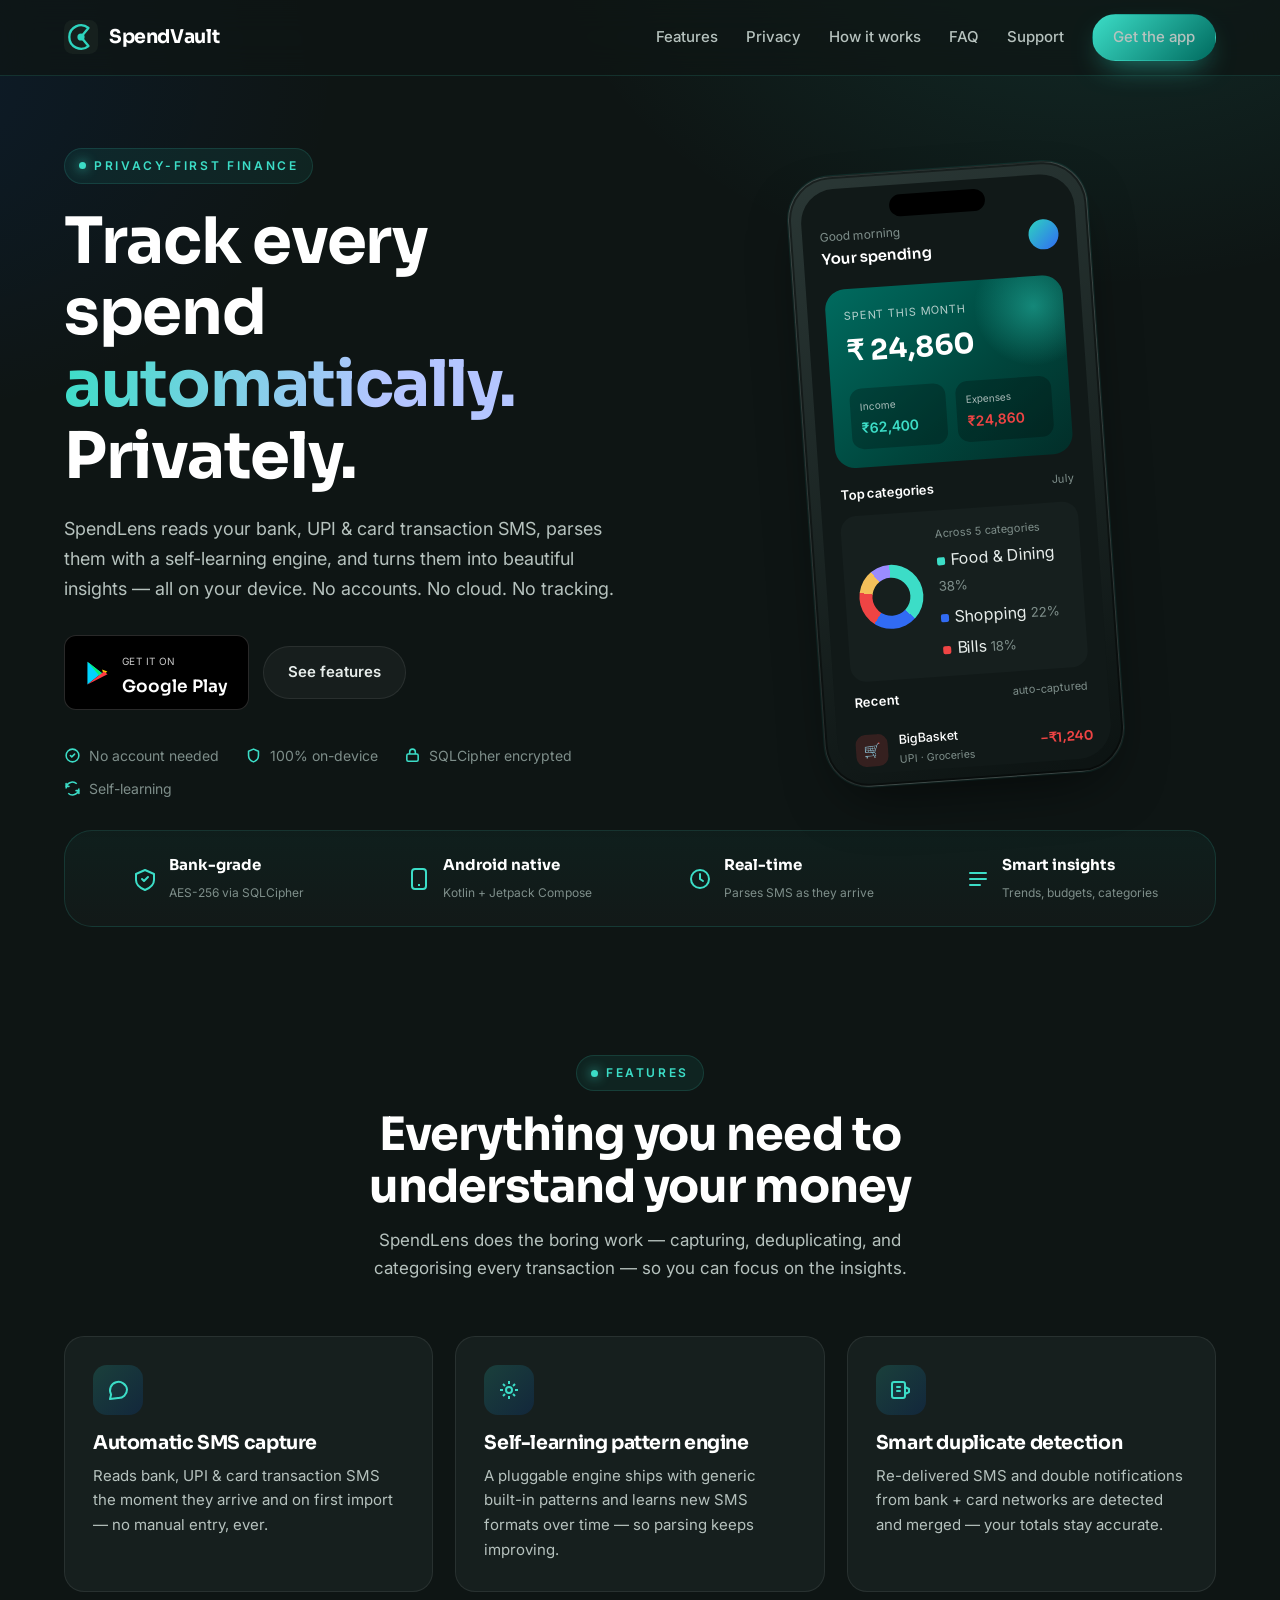
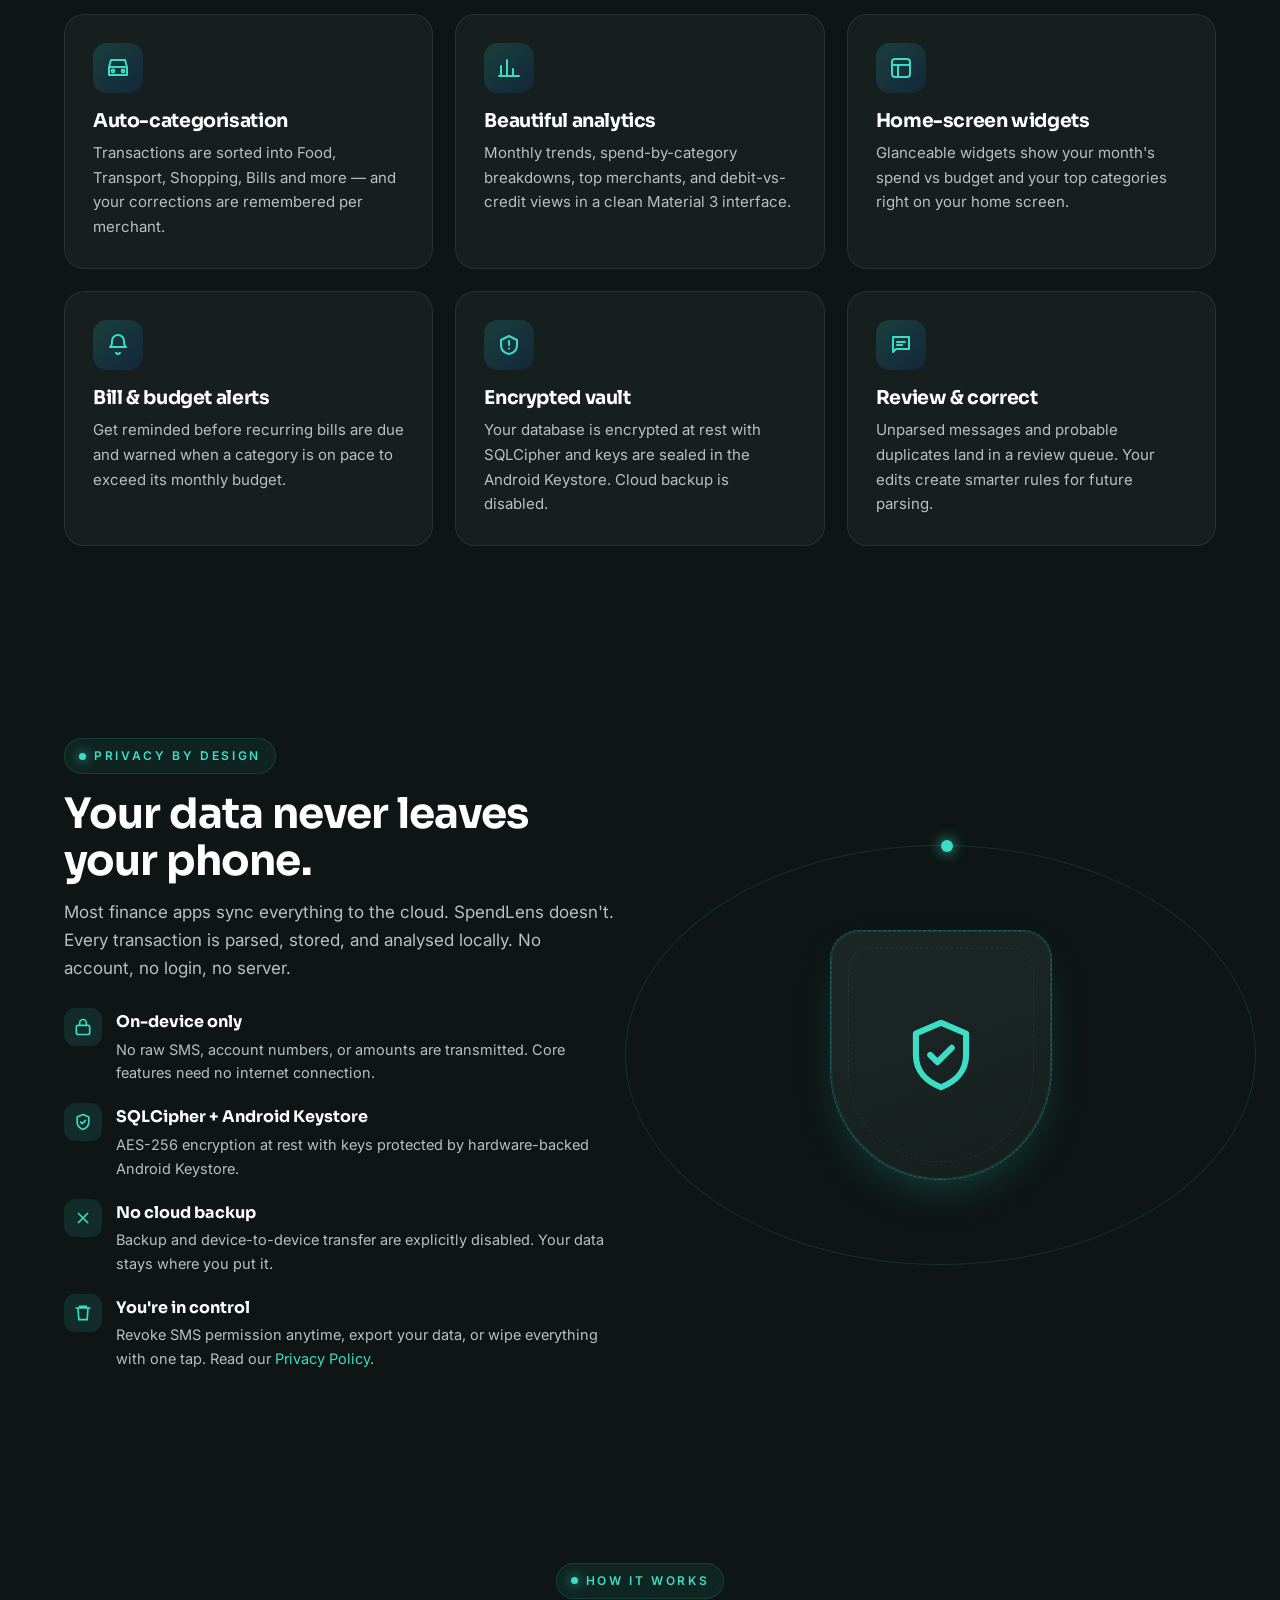
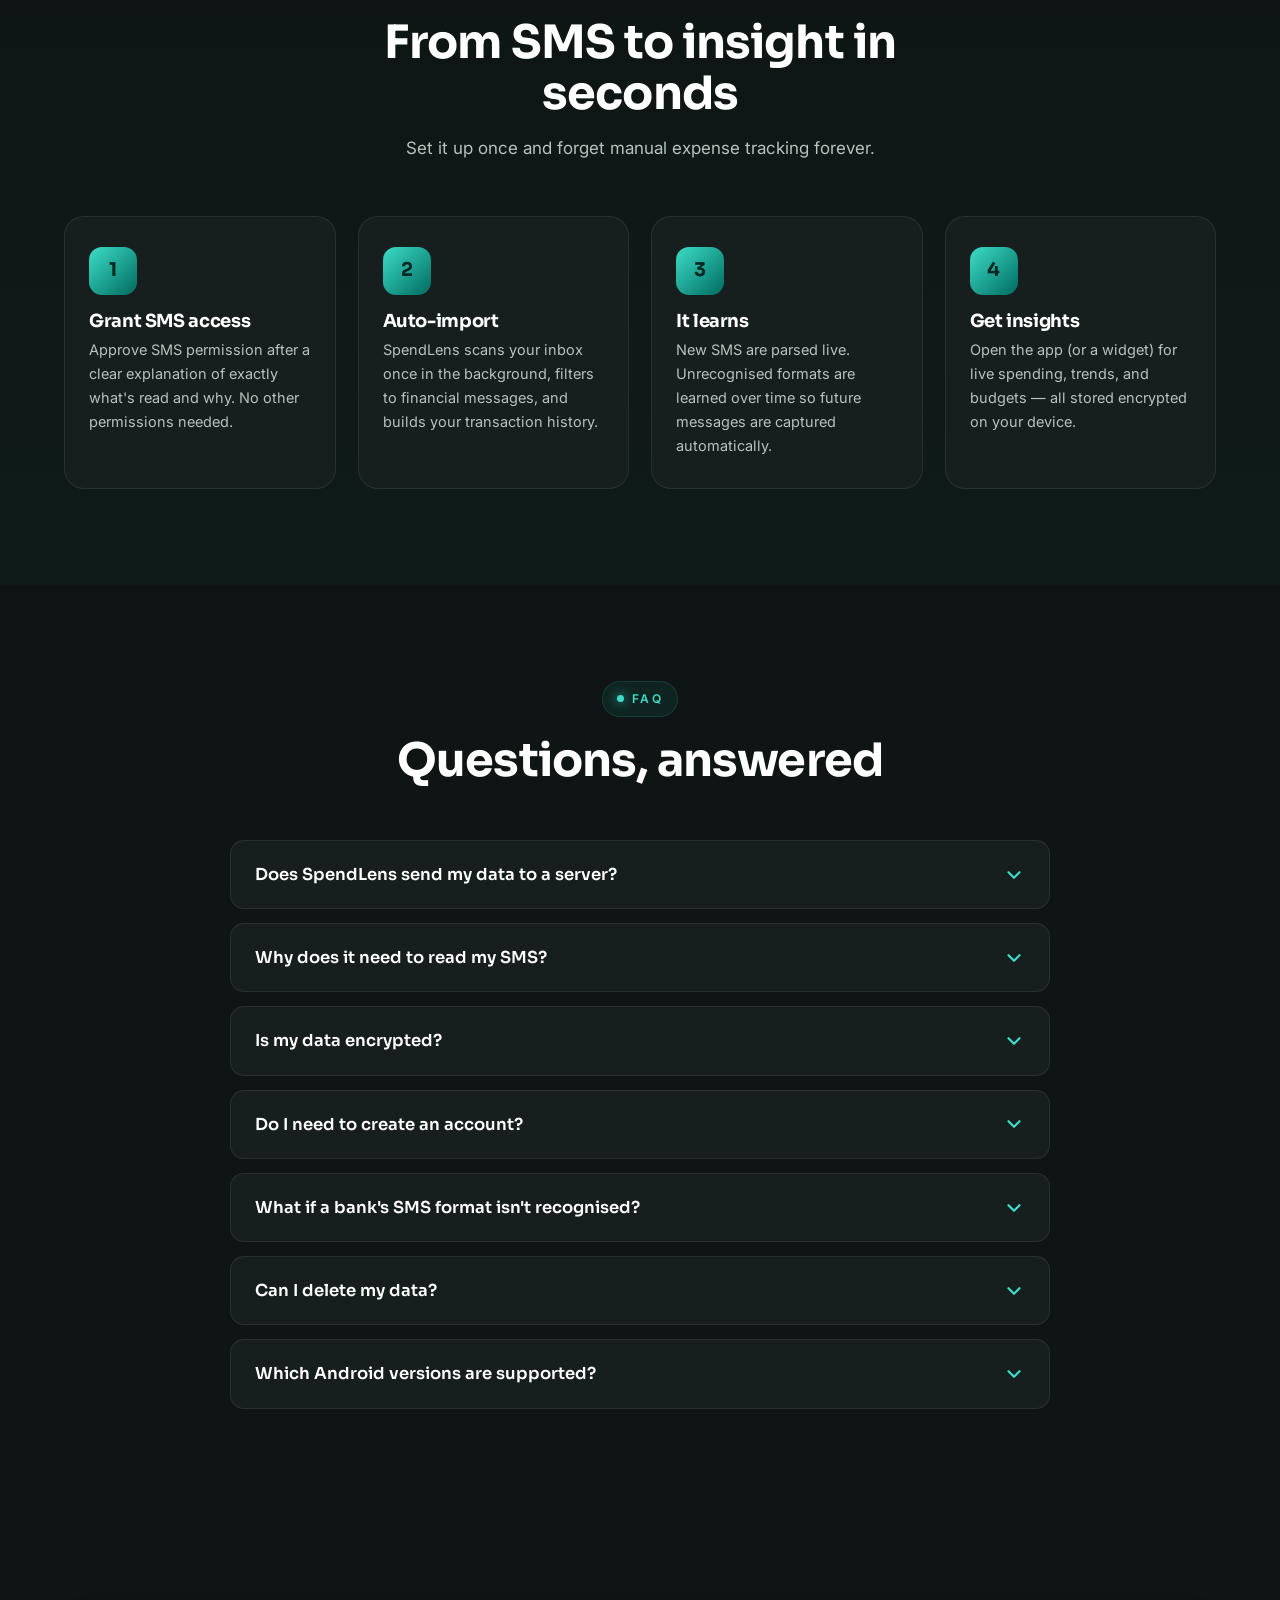
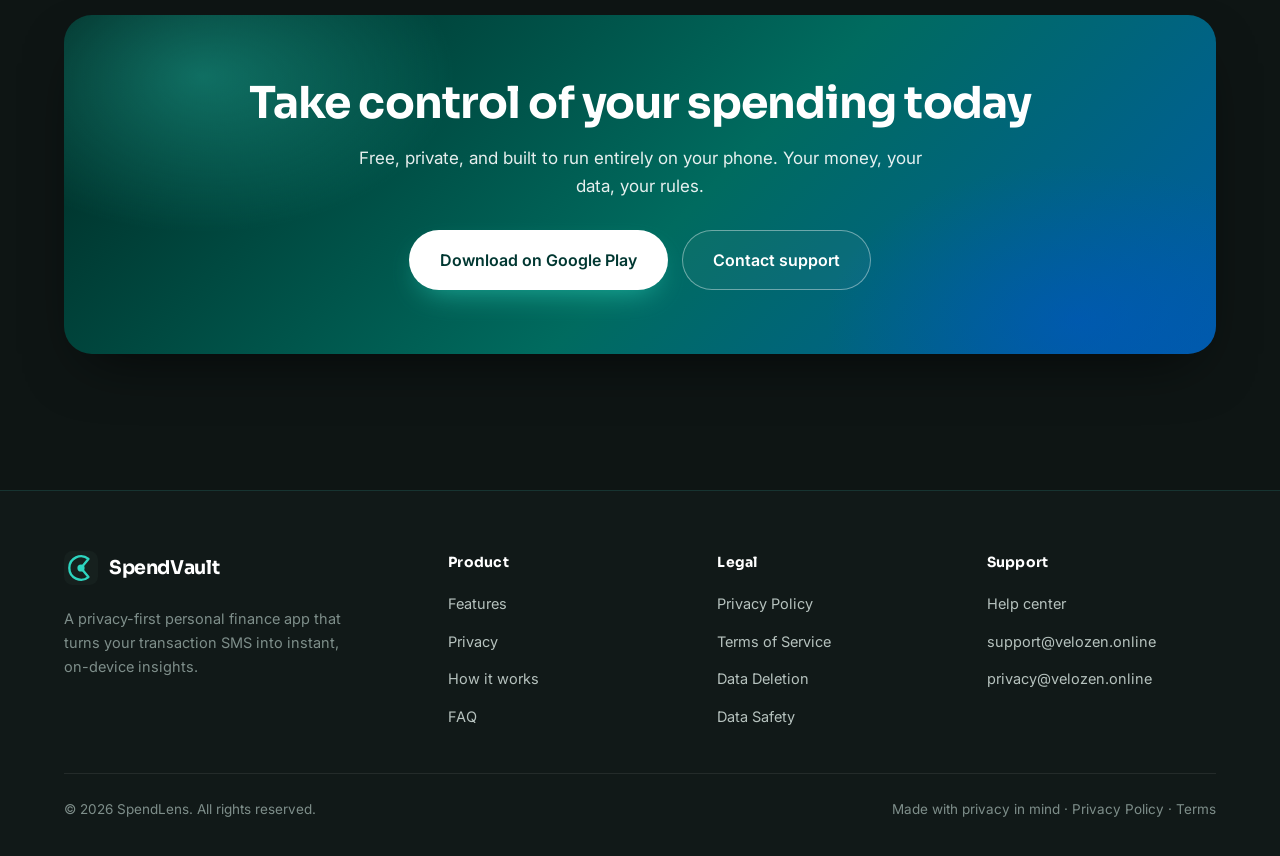
<file: website/index.html>
<!DOCTYPE html>
<html lang="en">
<head>
<meta charset="UTF-8" />
<meta name="viewport" content="width=device-width, initial-scale=1.0" />
<title>SpendVault — Track every spend automatically. Privately.</title>
<meta name="description" content="SpendVault is a privacy-first Android app that reads your bank, UPI & card transaction SMS, categorises them automatically, and shows beautiful insights — with everything processed on your device and encrypted with SQLCipher." />
<meta name="theme-color" content="#0E1514" />
<meta property="og:title" content="SpendVault — Privacy-first expense tracking" />
<meta property="og:description" content="Your transactions, automatically tracked from SMS. Your data never leaves your phone." />
<meta property="og:type" content="website" />
<link rel="preconnect" href="https://fonts.googleapis.com" />
<link rel="preconnect" href="https://fonts.gstatic.com" crossorigin />
<link href="https://fonts.googleapis.com/css2?family=Inter:wght@400;500;600;700&family=Sora:wght@500;600;700&display=swap" rel="stylesheet" />
<link rel="stylesheet" href="assets/css/style.css" />
<link rel="icon" href="data:image/svg+xml,%3Csvg xmlns='http://www.w3.org/2000/svg' viewBox='0 0 32 32'%3E%3Crect width='32' height='32' rx='8' fill='%230E1514'/%3E%3Cpath d='M5 16a11 11 0 0 1 18-8.5L16 16l7 8.5A11 11 0 0 1 5 16Z' fill='none' stroke='%232DD4BF' stroke-width='2.2' stroke-linejoin='round'/%3E%3Ccircle cx='16' cy='16' r='3.4' fill='%232DD4BF'/%3E%3C/svg%3E" />
</head>
<body>

<!-- ============ NAV ============ -->
<header class="nav">
  <div class="wrap nav-inner">
    <a class="brand" href="index.html" aria-label="SpendVault home">
      <svg class="logo" viewBox="0 0 32 32" fill="none" aria-hidden="true">
        <rect width="32" height="32" rx="8" fill="#16201E"/>
        <path d="M5 16a11 11 0 0 1 18-8.5L16 16l7 8.5A11 11 0 0 1 5 16Z" fill="none" stroke="#2DD4BF" stroke-width="2.2" stroke-linejoin="round"/>
        <circle cx="16" cy="16" r="3.4" fill="#2DD4BF"/>
      </svg>
      SpendVault
    </a>
    <button class="nav-toggle" aria-label="Toggle menu" aria-expanded="false">
      <span></span><span></span><span></span>
    </button>
    <nav class="nav-links" aria-label="Primary">
      <a href="#features">Features</a>
      <a href="#privacy">Privacy</a>
      <a href="#how">How it works</a>
      <a href="#faq">FAQ</a>
      <a href="support.html">Support</a>
      <a class="btn btn-primary" href="https://play.google.com/store/apps/details?id=online.velozen.spendvault" target="_blank" rel="noopener">Get the app</a>
    </nav>
  </div>
</header>

<!-- ============ HERO ============ -->
<section class="hero">
  <div class="wrap hero-grid">
    <div>
      <span class="eyebrow reveal">Privacy-first finance</span>
      <h1 class="reveal">Track every spend <span class="gradient-text">automatically.</span> Privately.</h1>
      <p class="lead reveal">SpendLens reads your bank, UPI &amp; card transaction SMS, parses them with a self-learning engine, and turns them into beautiful insights — all on your device. No accounts. No cloud. No tracking.</p>
      <div class="hero-cta reveal">
        <a class="play-badge" href="https://play.google.com/store/apps/details?id=online.velozen.spendvault" target="_blank" rel="noopener" aria-label="Get it on Google Play">
          <svg class="pt-logo" viewBox="0 0 512 512" aria-hidden="true"><path fill="#00d4ff" d="M48 32l284 224L48 480z"/><path fill="#00f176" d="M48 32l324 256-66 52z"/><path fill="#ffce00" d="M368 284l72-56-104-40z"/><path fill="#ff3a44" d="M48 480l324-256 72 56z"/></svg>
          <span><span class="pt-tiny">GET IT ON</span><br><span class="pt-big">Google Play</span></span>
        </a>
        <a class="btn btn-ghost" href="#features">See features</a>
      </div>
      <div class="hero-trust reveal">
        <span><svg viewBox="0 0 24 24" fill="none" stroke="currentColor" stroke-width="2.2"><path d="M9 12l2 2 4-4" stroke-linecap="round" stroke-linejoin="round"/><circle cx="12" cy="12" r="9"/></svg> No account needed</span>
        <span><svg viewBox="0 0 24 24" fill="none" stroke="currentColor" stroke-width="2.2"><path d="M12 3l7 3v6c0 4.5-3 7.5-7 9-4-1.5-7-4.5-7-9V6z" stroke-linejoin="round"/></svg> 100% on-device</span>
        <span><svg viewBox="0 0 24 24" fill="none" stroke="currentColor" stroke-width="2.2"><rect x="4" y="10" width="16" height="10" rx="2"/><path d="M8 10V7a4 4 0 0 1 8 0v3"/></svg> SQLCipher encrypted</span>
        <span><svg viewBox="0 0 24 24" fill="none" stroke="currentColor" stroke-width="2.2"><path d="M3 12a9 9 0 0 1 15-6.7M21 12a9 9 0 0 1-15 6.7"/><path d="M3 5v4h4M21 19v-4h-4" stroke-linecap="round" stroke-linejoin="round"/></svg> Self-learning</span>
      </div>
    </div>

    <!-- Phone mockup -->
    <div class="phone-wrap reveal">
      <div class="phone">
        <div class="phone-screen">
          <div class="phone-notch"></div>
          <div class="app-pad">
            <div class="app-top">
              <div><div class="app-hello">Good morning</div><div class="app-name">Your spending</div></div>
              <div class="app-avatar"></div>
            </div>
            <div class="app-balance-card">
              <div class="lbl">Spent this month</div>
              <div class="amt">₹ 24,860</div>
              <div class="row">
                <div class="app-mini in"><div class="l">Income</div><div class="v">₹62,400</div></div>
                <div class="app-mini out"><div class="l">Expenses</div><div class="v">₹24,860</div></div>
              </div>
            </div>
            <div class="app-section-title">Top categories <small>July</small></div>
            <div class="donut-row">
              <div class="donut"></div>
              <div class="donut-info">
                <div class="t">Across 5 categories</div>
                <div class="legend">
                  <div><i style="background:#3CDDC7"></i>Food &amp; Dining <small style="color:var(--muted)">38%</small></div>
                  <div><i style="background:#316BF3"></i>Shopping <small style="color:var(--muted)">22%</small></div>
                  <div><i style="background:#EF4444"></i>Bills <small style="color:var(--muted)">18%</small></div>
                </div>
              </div>
            </div>
            <div class="app-section-title">Recent <small>auto-captured</small></div>
            <div class="tx"><div class="ic r">🛒</div><div class="meta"><div class="m1">BigBasket</div><div class="m2">UPI · Groceries</div></div><div class="amt neg">−₹1,240</div></div>
            <div class="tx"><div class="ic t">💰</div><div class="meta"><div class="m1">Salary Credit</div><div class="m2">Bank · Income</div></div><div class="amt pos">+₹62,400</div></div>
            <div class="tx"><div class="ic b">⚡</div><div class="meta"><div class="m1">Electricity Bill</div><div class="m2">Card · Utilities</div></div><div class="amt neg">−₹2,150</div></div>
          </div>
        </div>
      </div>
    </div>
  </div>

  <!-- Trust strip -->
  <div class="wrap">
    <div class="trust-strip reveal">
      <div class="t"><svg viewBox="0 0 24 24" fill="none" stroke="currentColor" stroke-width="2"><path d="M3 7l9-4 9 4v6c0 5-4 8-9 10-5-2-9-5-9-10z" stroke-linejoin="round"/><path d="M9 12l2 2 4-4" stroke-linecap="round" stroke-linejoin="round"/></svg><div class="l"><b>Bank-grade</b><small>AES-256 via SQLCipher</small></div></div>
      <div class="t"><svg viewBox="0 0 24 24" fill="none" stroke="currentColor" stroke-width="2"><rect x="5" y="2" width="14" height="20" rx="3"/><path d="M11 18h2"/></svg><div class="l"><b>Android native</b><small>Kotlin + Jetpack Compose</small></div></div>
      <div class="t"><svg viewBox="0 0 24 24" fill="none" stroke="currentColor" stroke-width="2"><circle cx="12" cy="12" r="9"/><path d="M12 7v5l3 2" stroke-linecap="round"/></svg><div class="l"><b>Real-time</b><small>Parses SMS as they arrive</small></div></div>
      <div class="t"><svg viewBox="0 0 24 24" fill="none" stroke="currentColor" stroke-width="2"><path d="M4 6h16M4 12h16M4 18h10" stroke-linecap="round"/></svg><div class="l"><b>Smart insights</b><small>Trends, budgets, categories</small></div></div>
    </div>
  </div>
</section>

<!-- ============ FEATURES ============ -->
<section id="features">
  <div class="wrap">
    <div class="sec-head reveal">
      <span class="eyebrow">Features</span>
      <h2>Everything you need to understand your money</h2>
      <p>SpendLens does the boring work — capturing, deduplicating, and categorising every transaction — so you can focus on the insights.</p>
    </div>
    <div class="grid grid-3">

      <div class="card reveal">
        <div class="ic"><svg viewBox="0 0 24 24" fill="none" stroke="currentColor" stroke-width="2"><path d="M21 11.5a8.4 8.4 0 0 1-9 8.4L4 21l1.1-4.5A8.5 8.5 0 1 1 21 11.5Z" stroke-linejoin="round"/></svg></div>
        <h3>Automatic SMS capture</h3>
        <p>Reads bank, UPI &amp; card transaction SMS the moment they arrive and on first import — no manual entry, ever.</p>
      </div>

      <div class="card reveal">
        <div class="ic"><svg viewBox="0 0 24 24" fill="none" stroke="currentColor" stroke-width="2"><path d="M12 3v3M12 18v3M3 12h3M18 12h3M6 6l2 2M16 16l2 2M18 6l-2 2M8 16l-2 2"/><circle cx="12" cy="12" r="3"/></svg></div>
        <h3>Self-learning pattern engine</h3>
        <p>A pluggable engine ships with generic built-in patterns and learns new SMS formats over time — so parsing keeps improving.</p>
      </div>

      <div class="card reveal">
        <div class="ic"><svg viewBox="0 0 24 24" fill="none" stroke="currentColor" stroke-width="2"><rect x="3" y="4" width="13" height="16" rx="2"/><path d="M8 9h3M8 13h3M16 9l4 2v3l-4 2" stroke-linecap="round" stroke-linejoin="round"/></svg></div>
        <h3>Smart duplicate detection</h3>
        <p>Re-delivered SMS and double notifications from bank + card networks are detected and merged — your totals stay accurate.</p>
      </div>

      <div class="card reveal">
        <div class="ic"><svg viewBox="0 0 24 24" fill="none" stroke="currentColor" stroke-width="2"><path d="M3 11l2-7h14l2 7M3 11h18v8H3z" stroke-linejoin="round"/><circle cx="7" cy="15" r="1.4"/><circle cx="17" cy="15" r="1.4"/></svg></div>
        <h3>Auto-categorisation</h3>
        <p>Transactions are sorted into Food, Transport, Shopping, Bills and more — and your corrections are remembered per merchant.</p>
      </div>

      <div class="card reveal">
        <div class="ic"><svg viewBox="0 0 24 24" fill="none" stroke="currentColor" stroke-width="2"><path d="M4 20V10M10 20V4M16 20v-7M22 20H2" stroke-linecap="round"/></svg></div>
        <h3>Beautiful analytics</h3>
        <p>Monthly trends, spend-by-category breakdowns, top merchants, and debit-vs-credit views in a clean Material 3 interface.</p>
      </div>

      <div class="card reveal">
        <div class="ic"><svg viewBox="0 0 24 24" fill="none" stroke="currentColor" stroke-width="2"><rect x="3" y="3" width="18" height="18" rx="3"/><path d="M3 9h18M9 9v12" /></svg></div>
        <h3>Home-screen widgets</h3>
        <p>Glanceable widgets show your month's spend vs budget and your top categories right on your home screen.</p>
      </div>

      <div class="card reveal">
        <div class="ic"><svg viewBox="0 0 24 24" fill="none" stroke="currentColor" stroke-width="2"><path d="M6 8a6 6 0 0 1 12 0c0 5 2 6 2 6H4s2-1 2-6Z" stroke-linejoin="round"/><path d="M10 19a2 2 0 0 0 4 0"/></svg></div>
        <h3>Bill &amp; budget alerts</h3>
        <p>Get reminded before recurring bills are due and warned when a category is on pace to exceed its monthly budget.</p>
      </div>

      <div class="card reveal">
        <div class="ic"><svg viewBox="0 0 24 24" fill="none" stroke="currentColor" stroke-width="2"><path d="M12 3l8 4v5c0 5-3.5 8-8 9-4.5-1-8-4-8-9V7z" stroke-linejoin="round"/><path d="M12 8v4M12 15.5h.01" stroke-linecap="round"/></svg></div>
        <h3>Encrypted vault</h3>
        <p>Your database is encrypted at rest with SQLCipher and keys are sealed in the Android Keystore. Cloud backup is disabled.</p>
      </div>

      <div class="card reveal">
        <div class="ic"><svg viewBox="0 0 24 24" fill="none" stroke="currentColor" stroke-width="2"><path d="M4 4h16v12H7l-3 3z" stroke-linejoin="round"/><path d="M8 9h8M8 12h5" stroke-linecap="round"/></svg></div>
        <h3>Review &amp; correct</h3>
        <p>Unparsed messages and probable duplicates land in a review queue. Your edits create smarter rules for future parsing.</p>
      </div>

    </div>
  </div>
</section>

<!-- ============ PRIVACY ============ -->
<section id="privacy">
  <div class="wrap privacy-wrap">
    <div>
      <span class="eyebrow reveal">Privacy by design</span>
      <h2 class="reveal" style="font-size:clamp(28px,4vw,42px);margin-top:16px;">Your data never leaves your phone.</h2>
      <p class="reveal" style="color:var(--text-soft);font-size:17px;margin-top:14px;">Most finance apps sync everything to the cloud. SpendLens doesn't. Every transaction is parsed, stored, and analysed locally. No account, no login, no server.</p>
      <ul class="privacy-list">
        <li class="reveal"><span class="pi"><svg viewBox="0 0 24 24" fill="none" stroke="currentColor" stroke-width="2"><rect x="4" y="10" width="16" height="11" rx="2"/><path d="M8 10V7a4 4 0 0 1 8 0v3"/></svg></span><div><b>On-device only</b><p>No raw SMS, account numbers, or amounts are transmitted. Core features need no internet connection.</p></div></li>
        <li class="reveal"><span class="pi"><svg viewBox="0 0 24 24" fill="none" stroke="currentColor" stroke-width="2"><path d="M12 3l7 3v6c0 4.5-3 7.5-7 9-4-1.5-7-4.5-7-9V6z" stroke-linejoin="round"/><path d="M9 12l2 2 4-4" stroke-linecap="round" stroke-linejoin="round"/></svg></span><div><b>SQLCipher + Android Keystore</b><p>AES-256 encryption at rest with keys protected by hardware-backed Android Keystore.</p></div></li>
        <li class="reveal"><span class="pi"><svg viewBox="0 0 24 24" fill="none" stroke="currentColor" stroke-width="2"><path d="M18 6 6 18M6 6l12 12"/></svg></span><div><b>No cloud backup</b><p>Backup and device-to-device transfer are explicitly disabled. Your data stays where you put it.</p></div></li>
        <li class="reveal"><span class="pi"><svg viewBox="0 0 24 24" fill="none" stroke="currentColor" stroke-width="2"><path d="M3 6h18M8 6V4h8v2M6 6l1 14h10l1-14"/></svg></span><div><b>You're in control</b><p>Revoke SMS permission anytime, export your data, or wipe everything with one tap. Read our <a href="privacy-policy.html">Privacy Policy</a>.</p></div></li>
      </ul>
    </div>
    <div class="shield-art reveal">
      <div class="orbit"><span class="dot"></span></div>
      <div class="shield">
        <svg viewBox="0 0 24 24" fill="none" stroke="currentColor" stroke-width="1.7"><path d="M12 3l7 3v6c0 4.5-3 7.5-7 9-4-1.5-7-4.5-7-9V6z" stroke-linejoin="round"/><path d="M9 12l2 2 4-4" stroke-linecap="round" stroke-linejoin="round"/></svg>
      </div>
    </div>
  </div>
</section>

<!-- ============ HOW IT WORKS ============ -->
<section id="how" style="background:linear-gradient(180deg,transparent,rgba(45,212,191,.03));">
  <div class="wrap">
    <div class="sec-head reveal">
      <span class="eyebrow">How it works</span>
      <h2>From SMS to insight in seconds</h2>
      <p>Set it up once and forget manual expense tracking forever.</p>
    </div>
    <div class="steps">
      <div class="step reveal"><div class="num">1</div><h4>Grant SMS access</h4><p>Approve SMS permission after a clear explanation of exactly what's read and why. No other permissions needed.</p></div>
      <div class="step reveal"><div class="num">2</div><h4>Auto-import</h4><p>SpendLens scans your inbox once in the background, filters to financial messages, and builds your transaction history.</p></div>
      <div class="step reveal"><div class="num">3</div><h4>It learns</h4><p>New SMS are parsed live. Unrecognised formats are learned over time so future messages are captured automatically.</p></div>
      <div class="step reveal"><div class="num">4</div><h4>Get insights</h4><p>Open the app (or a widget) for live spending, trends, and budgets — all stored encrypted on your device.</p></div>
    </div>
  </div>
</section>

<!-- ============ FAQ ============ -->
<section id="faq">
  <div class="wrap">
    <div class="sec-head reveal">
      <span class="eyebrow">FAQ</span>
      <h2>Questions, answered</h2>
    </div>
    <div class="faq">
      <details class="faq-item reveal"><summary class="faq-q">Does SpendLens send my data to a server? <svg class="chev" viewBox="0 0 24 24" fill="none" stroke="currentColor" stroke-width="2.4"><path d="M6 9l6 6 6-6" stroke-linecap="round" stroke-linejoin="round"/></svg></summary><div class="faq-a">No. All parsing, storage, and analytics happen on your device. The app's core functionality needs no internet connection. The only optional network use is merchant-name lookups, which send just the cleaned merchant token — never amounts, accounts, or full SMS.</div></details>
      <details class="faq-item reveal"><summary class="faq-q">Why does it need to read my SMS? <svg class="chev" viewBox="0 0 24 24" fill="none" stroke="currentColor" stroke-width="2.4"><path d="M6 9l6 6 6-6" stroke-linecap="round" stroke-linejoin="round"/></svg></summary><div class="faq-a">Transaction details live in the SMS your bank, UPI app, and card network send you. SpendLens reads only those messages to extract amount, date, and merchant — and never your personal conversations.</div></details>
      <details class="faq-item reveal"><summary class="faq-q">Is my data encrypted? <svg class="chev" viewBox="0 0 24 24" fill="none" stroke="currentColor" stroke-width="2.4"><path d="M6 9l6 6 6-6" stroke-linecap="round" stroke-linejoin="round"/></svg></summary><div class="faq-a">Yes. The local database is encrypted with SQLCipher (AES-256) and the encryption key is generated and stored using the Android Keystore. Cloud backup is disabled.</div></details>
      <details class="faq-item reveal"><summary class="faq-q">Do I need to create an account? <svg class="chev" viewBox="0 0 24 24" fill="none" stroke="currentColor" stroke-width="2.4"><path d="M6 9l6 6 6-6" stroke-linecap="round" stroke-linejoin="round"/></svg></summary><div class="faq-a">No account, email, or phone number is required. Install, grant SMS permission, and you're set.</div></details>
      <details class="faq-item reveal"><summary class="faq-q">What if a bank's SMS format isn't recognised? <svg class="chev" viewBox="0 0 24 24" fill="none" stroke="currentColor" stroke-width="2.4"><path d="M6 9l6 6 6-6" stroke-linecap="round" stroke-linejoin="round"/></svg></summary><div class="faq-a">Unrecognised messages go to the Review queue. The self-learning engine proposes a new pattern from the message structure, validates it, and uses it for all future messages from that format.</div></details>
      <details class="faq-item reveal"><summary class="faq-q">Can I delete my data? <svg class="chev" viewBox="0 0 24 24" fill="none" stroke="currentColor" stroke-width="2.4"><path d="M6 9l6 6 6-6" stroke-linecap="round" stroke-linejoin="round"/></svg></summary><div class="faq-a">Anytime. Delete individual transactions, or wipe everything from Settings → Delete All Data. See our <a href="data-deletion.html">Data Deletion guide</a>.</div></details>
      <details class="faq-item reveal"><summary class="faq-q">Which Android versions are supported? <svg class="chev" viewBox="0 0 24 24" fill="none" stroke="currentColor" stroke-width="2.4"><path d="M6 9l6 6 6-6" stroke-linecap="round" stroke-linejoin="round"/></svg></summary><div class="faq-a">SpendLens supports Android 8.0 (API 26) and newer, targeting the latest Android SDK.</div></details>
    </div>
  </div>
</section>

<!-- ============ CTA ============ -->
<section>
  <div class="wrap">
    <div class="cta-banner reveal">
      <h2>Take control of your spending today</h2>
      <p>Free, private, and built to run entirely on your phone. Your money, your data, your rules.</p>
      <div class="hero-cta">
        <a class="btn btn-lg btn-primary" href="https://play.google.com/store/apps/details?id=online.velozen.spendvault" target="_blank" rel="noopener" style="background:#fff;color:#003731;">Download on Google Play</a>
        <a class="btn btn-lg btn-ghost" href="support.html" style="border-color:rgba(255,255,255,.4);color:#fff;">Contact support</a>
      </div>
    </div>
  </div>
</section>

<!-- ============ FOOTER ============ -->
<footer>
  <div class="wrap">
    <div class="footer-grid">
      <div class="footer-brand">
        <a class="brand" href="index.html">
          <svg class="logo" viewBox="0 0 32 32" fill="none" aria-hidden="true"><rect width="32" height="32" rx="8" fill="#16201E"/><path d="M5 16a11 11 0 0 1 18-8.5L16 16l7 8.5A11 11 0 0 1 5 16Z" stroke="#2DD4BF" stroke-width="2.2" stroke-linejoin="round"/><circle cx="16" cy="16" r="3.4" fill="#2DD4BF"/></svg>
          SpendVault
        </a>
        <p>A privacy-first personal finance app that turns your transaction SMS into instant, on-device insights.</p>
      </div>
      <div class="footer-col">
        <h5>Product</h5>
        <ul>
          <li><a href="#features">Features</a></li>
          <li><a href="#privacy">Privacy</a></li>
          <li><a href="#how">How it works</a></li>
          <li><a href="#faq">FAQ</a></li>
        </ul>
      </div>
      <div class="footer-col">
        <h5>Legal</h5>
        <ul>
          <li><a href="privacy-policy.html">Privacy Policy</a></li>
          <li><a href="terms.html">Terms of Service</a></li>
          <li><a href="data-deletion.html">Data Deletion</a></li>
          <li><a href="data-deletion.html#safety">Data Safety</a></li>
        </ul>
      </div>
      <div class="footer-col">
        <h5>Support</h5>
        <ul>
          <li><a href="support.html">Help center</a></li>
          <li><a href="mailto:support@velozen.online">support@velozen.online</a></li>
          <li><a href="mailto:privacy@velozen.online">privacy@velozen.online</a></li>
        </ul>
      </div>
    </div>
    <div class="footer-bottom">
      <span>© <span id="yr">2026</span> SpendLens. All rights reserved.</span>
      <span>Made with privacy in mind · <a href="privacy-policy.html">Privacy Policy</a> · <a href="terms.html">Terms</a></span>
    </div>
  </div>
</footer>

<script src="assets/js/main.js"></script>
</body>
</html>
</file>
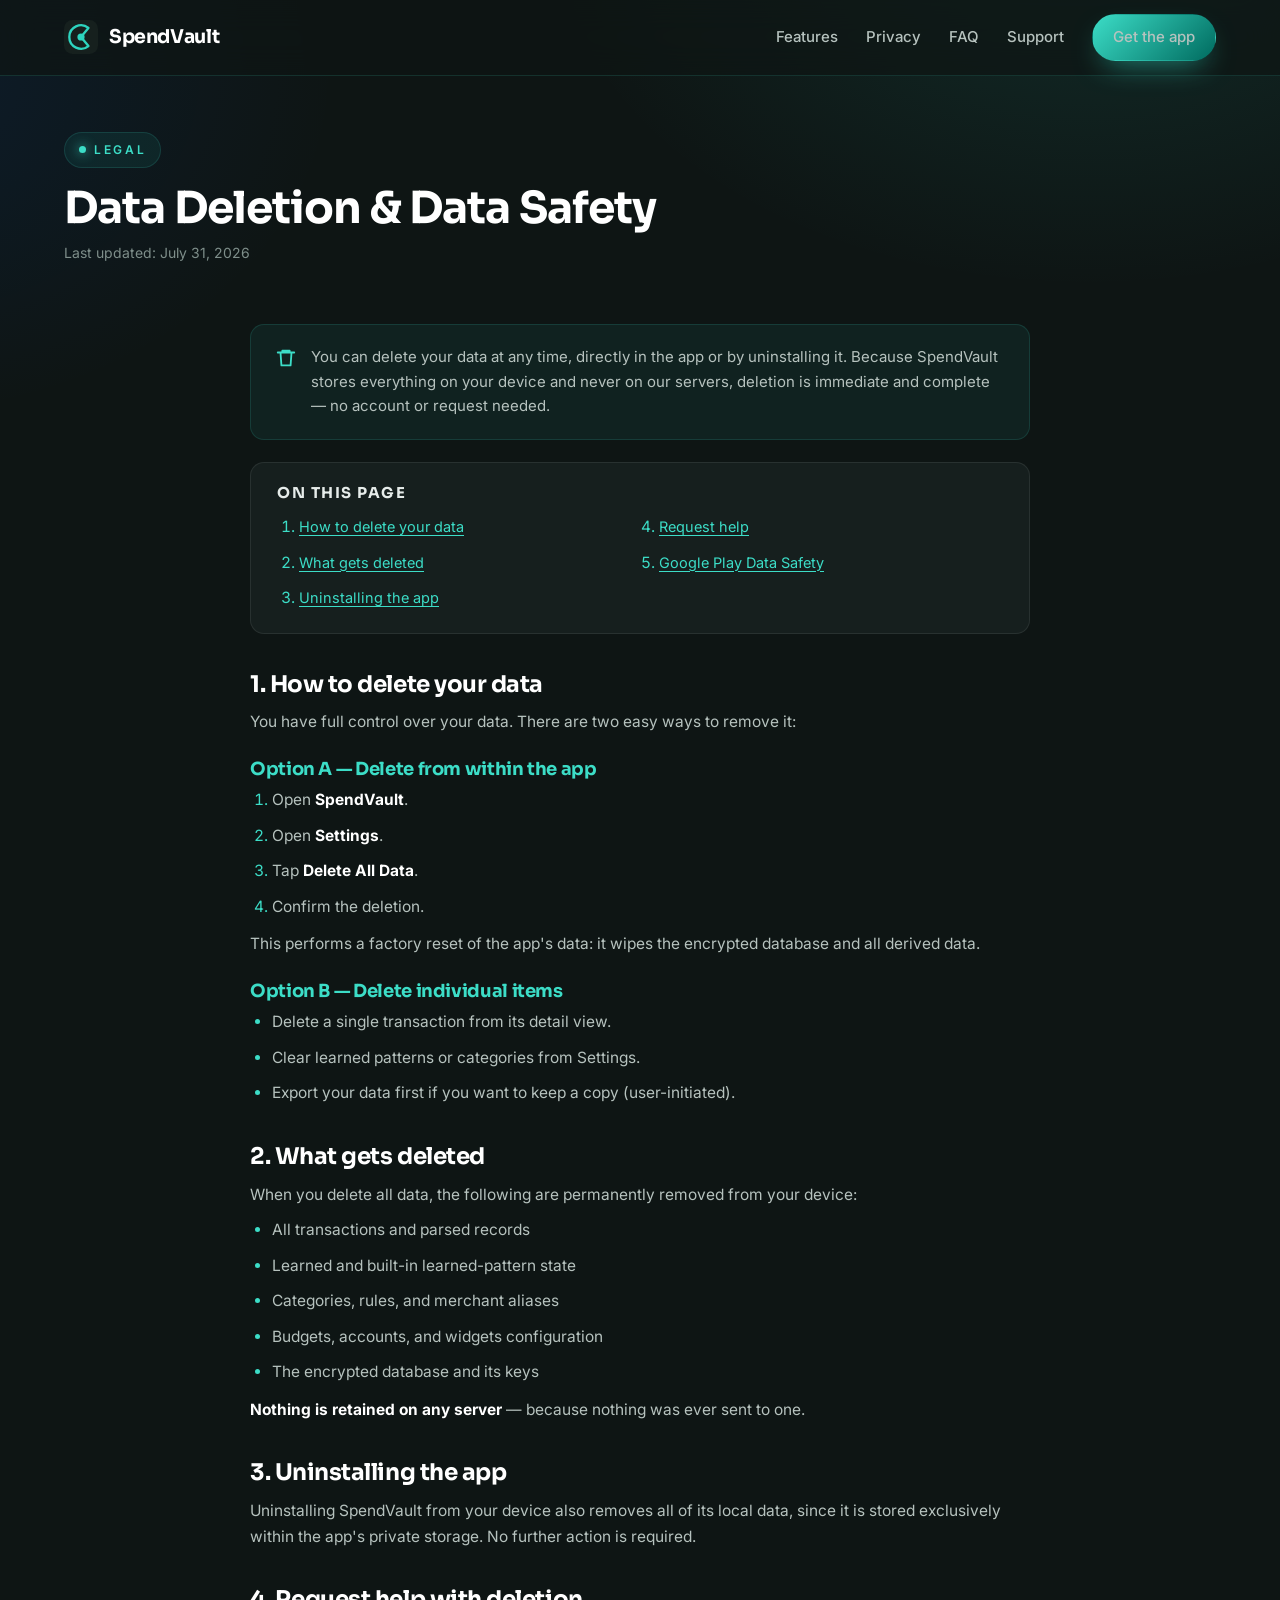
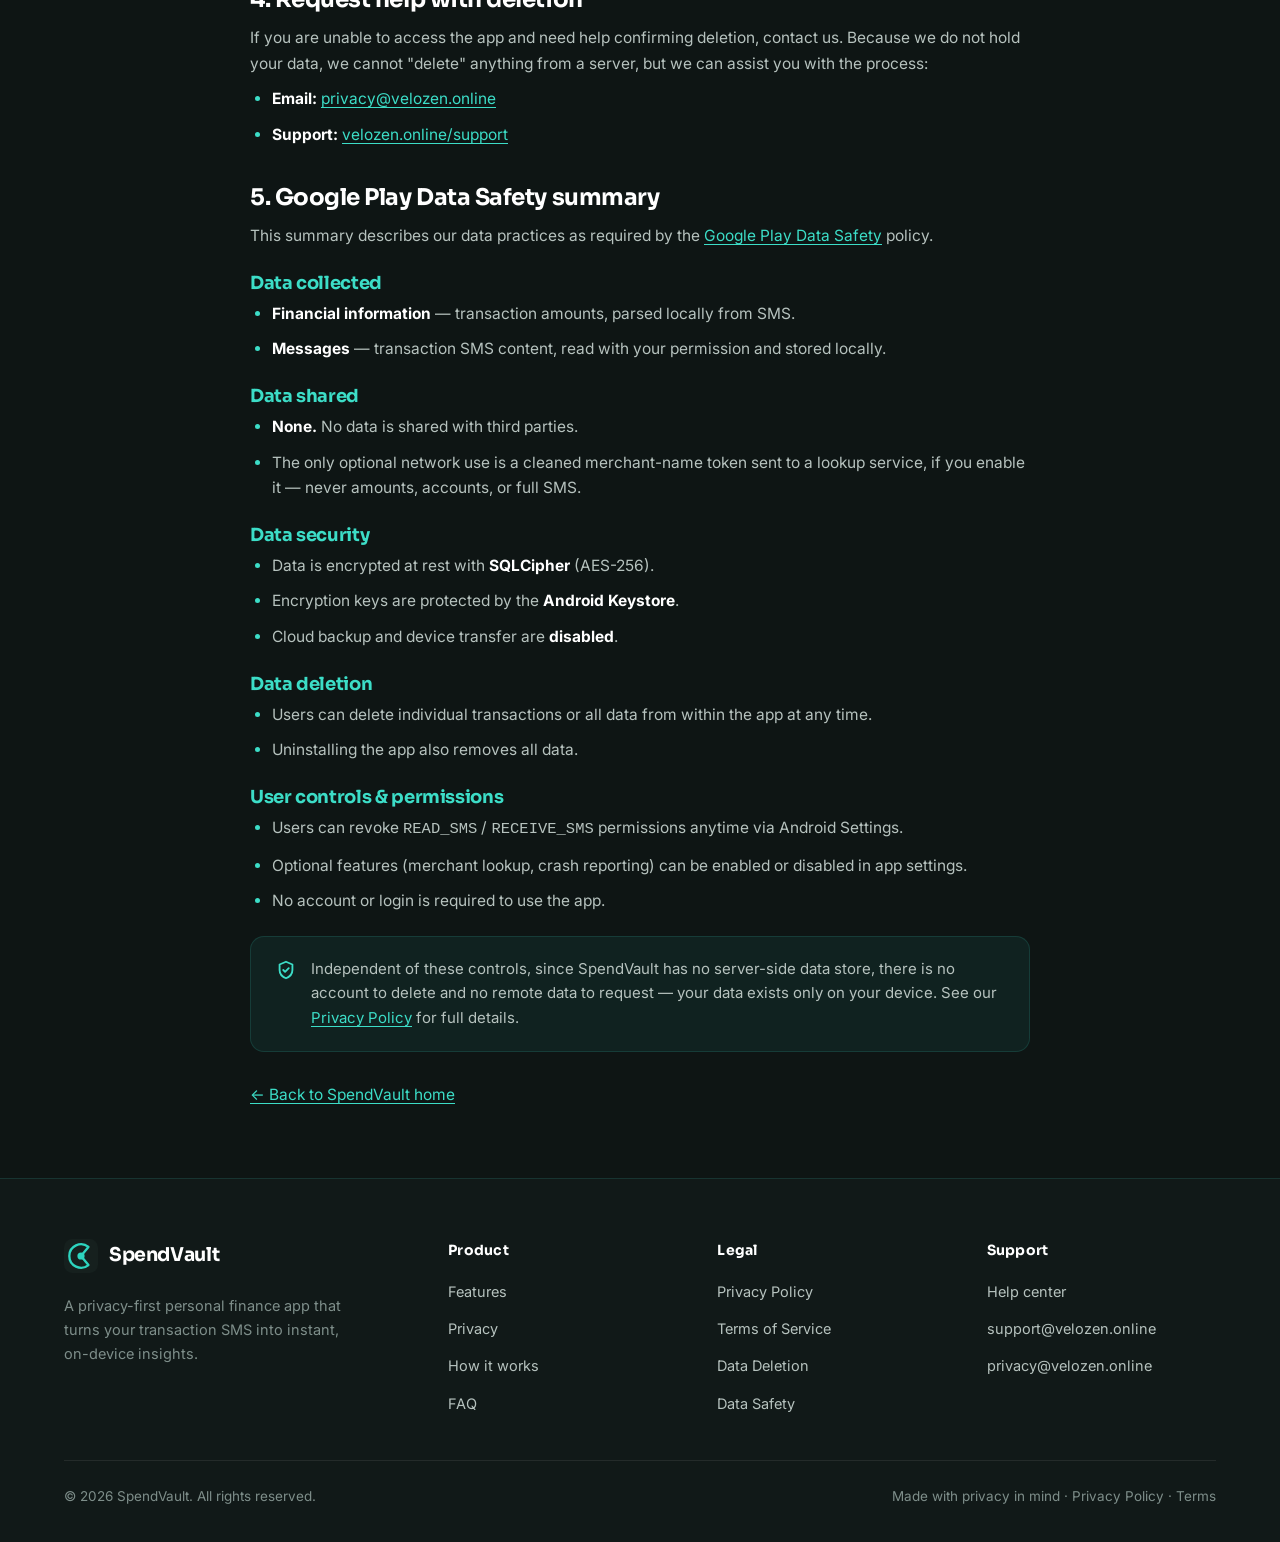
<file: website/data-deletion.html>
<!DOCTYPE html>
<html lang="en">
<head>
<meta charset="UTF-8" />
<meta name="viewport" content="width=device-width, initial-scale=1.0" />
<title>Data Deletion & Data Safety — SpendVault</title>
<meta name="description" content="How to delete your SpendVault data and a summary of our Google Play Data Safety practices. Your data is stored only on your device and can be deleted anytime." />
<meta name="theme-color" content="#0E1514" />
<link rel="preconnect" href="https://fonts.googleapis.com" />
<link rel="preconnect" href="https://fonts.gstatic.com" crossorigin />
<link href="https://fonts.googleapis.com/css2?family=Inter:wght@400;500;600;700&family=Sora:wght@500;600;700&display=swap" rel="stylesheet" />
<link rel="stylesheet" href="assets/css/style.css" />
<link rel="icon" href="data:image/svg+xml,%3Csvg xmlns='http://www.w3.org/2000/svg' viewBox='0 0 32 32'%3E%3Crect width='32' height='32' rx='8' fill='%230E1514'/%3E%3Cpath d='M5 16a11 11 0 0 1 18-8.5L16 16l7 8.5A11 11 0 0 1 5 16Z' fill='none' stroke='%232DD4BF' stroke-width='2.2' stroke-linejoin='round'/%3E%3Ccircle cx='16' cy='16' r='3.4' fill='%232DD4BF'/%3E%3C/svg%3E" />
</head>
<body>

<header class="nav">
  <div class="wrap nav-inner">
    <a class="brand" href="index.html" aria-label="SpendVault home"><svg class="logo" viewBox="0 0 32 32" fill="none" aria-hidden="true"><rect width="32" height="32" rx="8" fill="#16201E"/><path d="M5 16a11 11 0 0 1 18-8.5L16 16l7 8.5A11 11 0 0 1 5 16Z" stroke="#2DD4BF" stroke-width="2.2" stroke-linejoin="round"/><circle cx="16" cy="16" r="3.4" fill="#2DD4BF"/></svg> SpendVault</a>
    <button class="nav-toggle" aria-label="Toggle menu" aria-expanded="false"><span></span><span></span><span></span></button>
    <nav class="nav-links" aria-label="Primary">
      <a href="index.html#features">Features</a>
      <a href="index.html#privacy">Privacy</a>
      <a href="index.html#faq">FAQ</a>
      <a href="support.html">Support</a>
      <a class="btn btn-primary" href="https://play.google.com/store/apps/details?id=com.gachn.SpendVault" target="_blank" rel="noopener">Get the app</a>
    </nav>
  </div>
</header>

<section class="legal-hero">
  <div class="wrap">
    <span class="eyebrow">Legal</span>
    <h1>Data Deletion &amp; Data Safety</h1>
    <div class="meta"><span>Last updated: July 31, 2026</span></div>
  </div>
</section>

<main class="wrap">
  <div class="legal-body">

    <div class="legal-callout">
      <svg viewBox="0 0 24 24" fill="none" stroke="currentColor" stroke-width="2"><path d="M3 6h18M8 6V4h8v2M6 6l1 14h10l1-14" stroke-linecap="round" stroke-linejoin="round"/></svg>
      <p>You can delete your data at any time, directly in the app or by uninstalling it. Because SpendVault stores everything on your device and never on our servers, deletion is immediate and complete — no account or request needed.</p>
    </div>

    <nav class="legal-toc" aria-label="On this page">
      <h2>On this page</h2>
      <ol>
        <li><a href="#how">How to delete your data</a></li>
        <li><a href="#what">What gets deleted</a></li>
        <li><a href="#uninstall">Uninstalling the app</a></li>
        <li><a href="#request">Request help</a></li>
        <li><a href="#safety">Google Play Data Safety</a></li>
      </ol>
    </nav>

    <h2 class="toc-link" id="how">1. How to delete your data</h2>
    <p>You have full control over your data. There are two easy ways to remove it:</p>
    <h3>Option A — Delete from within the app</h3>
    <ol>
      <li>Open <strong>SpendVault</strong>.</li>
      <li>Open <strong>Settings</strong>.</li>
      <li>Tap <strong>Delete All Data</strong>.</li>
      <li>Confirm the deletion.</li>
    </ol>
    <p>This performs a factory reset of the app's data: it wipes the encrypted database and all derived data.</p>
    <h3>Option B — Delete individual items</h3>
    <ul>
      <li>Delete a single transaction from its detail view.</li>
      <li>Clear learned patterns or categories from Settings.</li>
      <li>Export your data first if you want to keep a copy (user-initiated).</li>
    </ul>

    <h2 class="toc-link" id="what">2. What gets deleted</h2>
    <p>When you delete all data, the following are permanently removed from your device:</p>
    <ul>
      <li>All transactions and parsed records</li>
      <li>Learned and built-in learned-pattern state</li>
      <li>Categories, rules, and merchant aliases</li>
      <li>Budgets, accounts, and widgets configuration</li>
      <li>The encrypted database and its keys</li>
    </ul>
    <p><strong>Nothing is retained on any server</strong> — because nothing was ever sent to one.</p>

    <h2 class="toc-link" id="uninstall">3. Uninstalling the app</h2>
    <p>Uninstalling SpendVault from your device also removes all of its local data, since it is stored exclusively within the app's private storage. No further action is required.</p>

    <h2 class="toc-link" id="request">4. Request help with deletion</h2>
    <p>If you are unable to access the app and need help confirming deletion, contact us. Because we do not hold your data, we cannot "delete" anything from a server, but we can assist you with the process:</p>
    <ul>
      <li><strong>Email:</strong> <a href="mailto:privacy@velozen.online">privacy@velozen.online</a></li>
      <li><strong>Support:</strong> <a href="support.html">velozen.online/support</a></li>
    </ul>

    <h2 class="toc-link" id="safety">5. Google Play Data Safety summary</h2>
    <p>This summary describes our data practices as required by the <a href="https://developer.android.com/google-play/redirect/data-safety" target="_blank" rel="noopener">Google Play Data Safety</a> policy.</p>

    <h3>Data collected</h3>
    <ul>
      <li><strong>Financial information</strong> — transaction amounts, parsed locally from SMS.</li>
      <li><strong>Messages</strong> — transaction SMS content, read with your permission and stored locally.</li>
    </ul>
    <h3>Data shared</h3>
    <ul>
      <li><strong>None.</strong> No data is shared with third parties.</li>
      <li>The only optional network use is a cleaned merchant-name token sent to a lookup service, if you enable it — never amounts, accounts, or full SMS.</li>
    </ul>
    <h3>Data security</h3>
    <ul>
      <li>Data is encrypted at rest with <strong>SQLCipher</strong> (AES-256).</li>
      <li>Encryption keys are protected by the <strong>Android Keystore</strong>.</li>
      <li>Cloud backup and device transfer are <strong>disabled</strong>.</li>
    </ul>
    <h3>Data deletion</h3>
    <ul>
      <li>Users can delete individual transactions or all data from within the app at any time.</li>
      <li>Uninstalling the app also removes all data.</li>
    </ul>
    <h3>User controls &amp; permissions</h3>
    <ul>
      <li>Users can revoke <code>READ_SMS</code> / <code>RECEIVE_SMS</code> permissions anytime via Android Settings.</li>
      <li>Optional features (merchant lookup, crash reporting) can be enabled or disabled in app settings.</li>
      <li>No account or login is required to use the app.</li>
    </ul>

    <div class="legal-callout">
      <svg viewBox="0 0 24 24" fill="none" stroke="currentColor" stroke-width="2"><path d="M12 3l7 3v6c0 4.5-3 7.5-7 9-4-1.5-7-4.5-7-9V6z" stroke-linejoin="round"/><path d="M9 12l2 2 4-4" stroke-linecap="round" stroke-linejoin="round"/></svg>
      <p>Independent of these controls, since SpendVault has no server-side data store, there is no account to delete and no remote data to request — your data exists only on your device. See our <a href="privacy-policy.html">Privacy Policy</a> for full details.</p>
    </div>

    <p style="margin-top:30px;"><a href="index.html">&larr; Back to SpendVault home</a></p>
  </div>
</main>

<footer>
  <div class="wrap">
    <div class="footer-grid">
      <div class="footer-brand">
        <a class="brand" href="index.html"><svg class="logo" viewBox="0 0 32 32" fill="none" aria-hidden="true"><rect width="32" height="32" rx="8" fill="#16201E"/><path d="M5 16a11 11 0 0 1 18-8.5L16 16l7 8.5A11 11 0 0 1 5 16Z" stroke="#2DD4BF" stroke-width="2.2" stroke-linejoin="round"/><circle cx="16" cy="16" r="3.4" fill="#2DD4BF"/></svg> SpendVault</a>
        <p>A privacy-first personal finance app that turns your transaction SMS into instant, on-device insights.</p>
      </div>
      <div class="footer-col"><h5>Product</h5><ul><li><a href="index.html#features">Features</a></li><li><a href="index.html#privacy">Privacy</a></li><li><a href="index.html#how">How it works</a></li><li><a href="index.html#faq">FAQ</a></li></ul></div>
      <div class="footer-col"><h5>Legal</h5><ul><li><a href="privacy-policy.html">Privacy Policy</a></li><li><a href="terms.html">Terms of Service</a></li><li><a href="data-deletion.html">Data Deletion</a></li><li><a href="data-deletion.html#safety">Data Safety</a></li></ul></div>
      <div class="footer-col"><h5>Support</h5><ul><li><a href="support.html">Help center</a></li><li><a href="mailto:support@velozen.online">support@velozen.online</a></li><li><a href="mailto:privacy@velozen.online">privacy@velozen.online</a></li></ul></div>
    </div>
    <div class="footer-bottom">
      <span>© <span id="yr">2026</span> SpendVault. All rights reserved.</span>
      <span>Made with privacy in mind · <a href="privacy-policy.html">Privacy Policy</a> · <a href="terms.html">Terms</a></span>
    </div>
  </div>
</footer>

<script src="assets/js/main.js"></script>
</body>
</html>
</file>
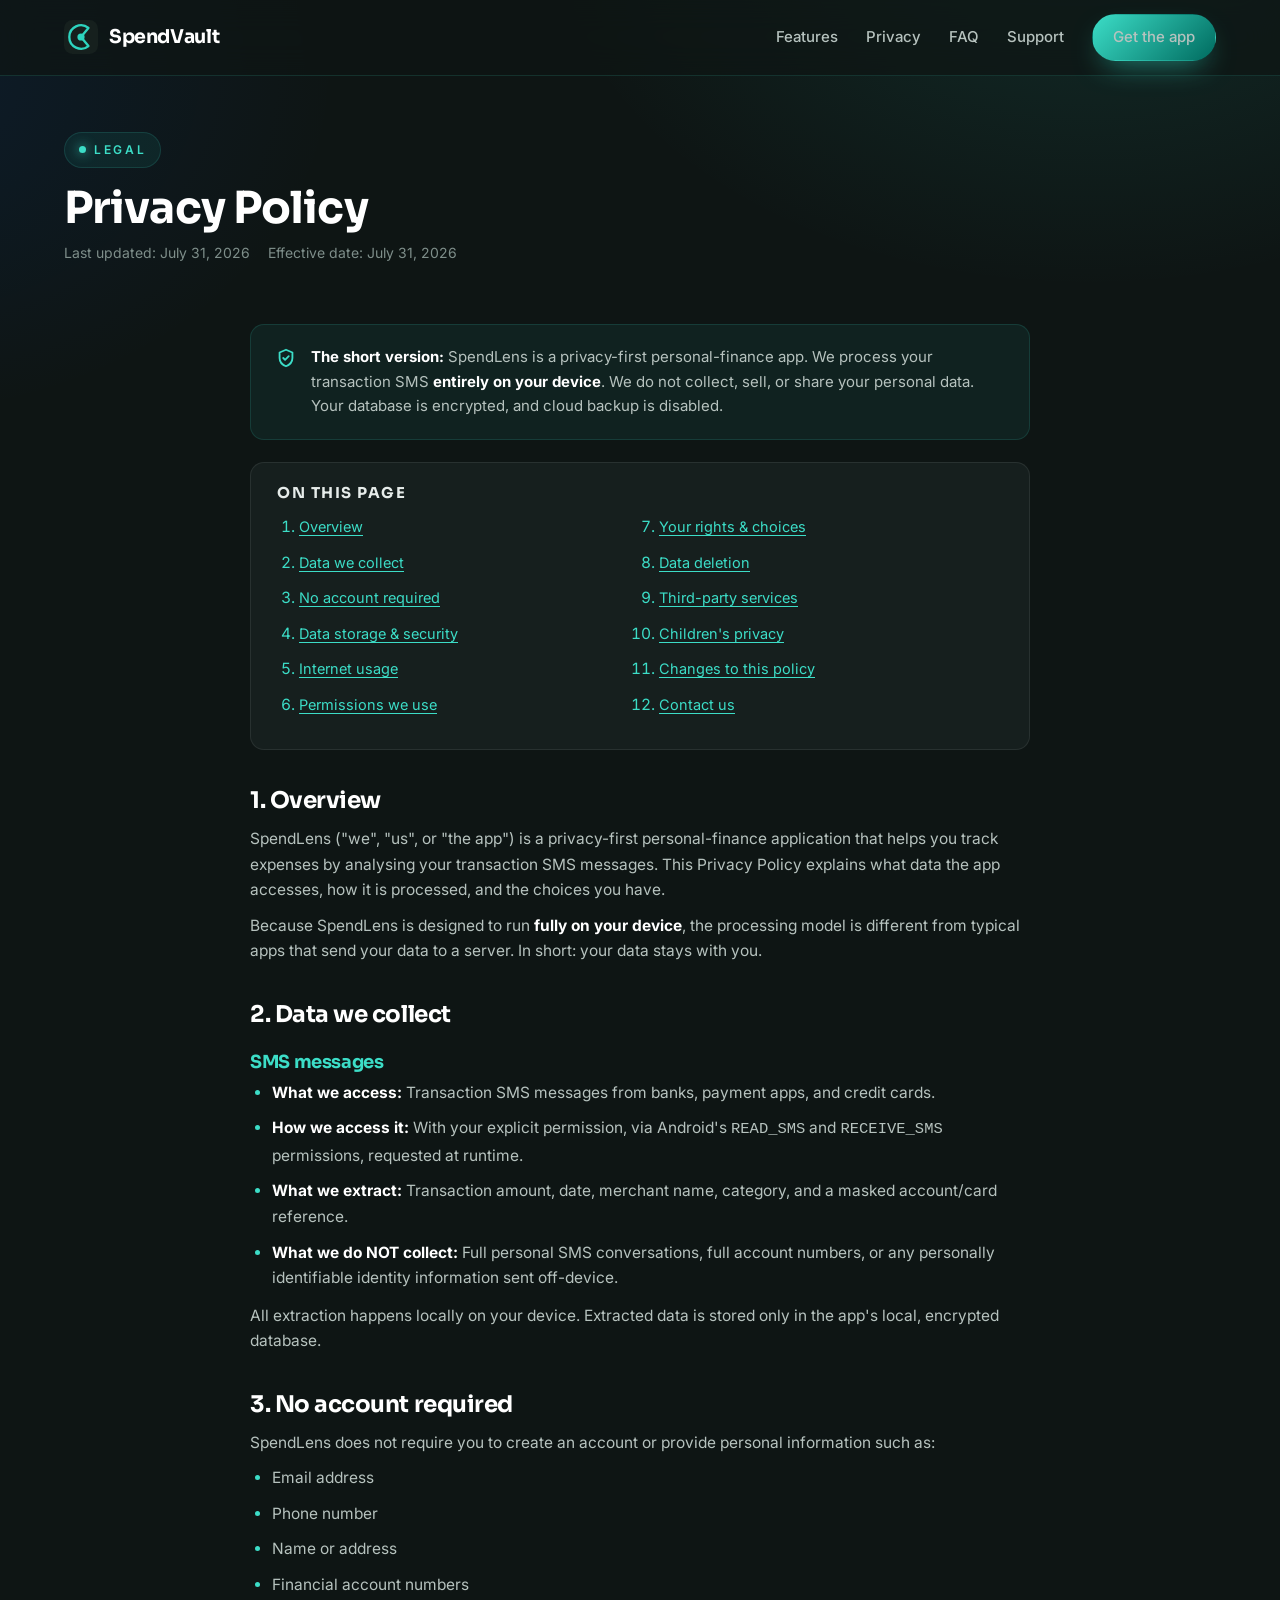
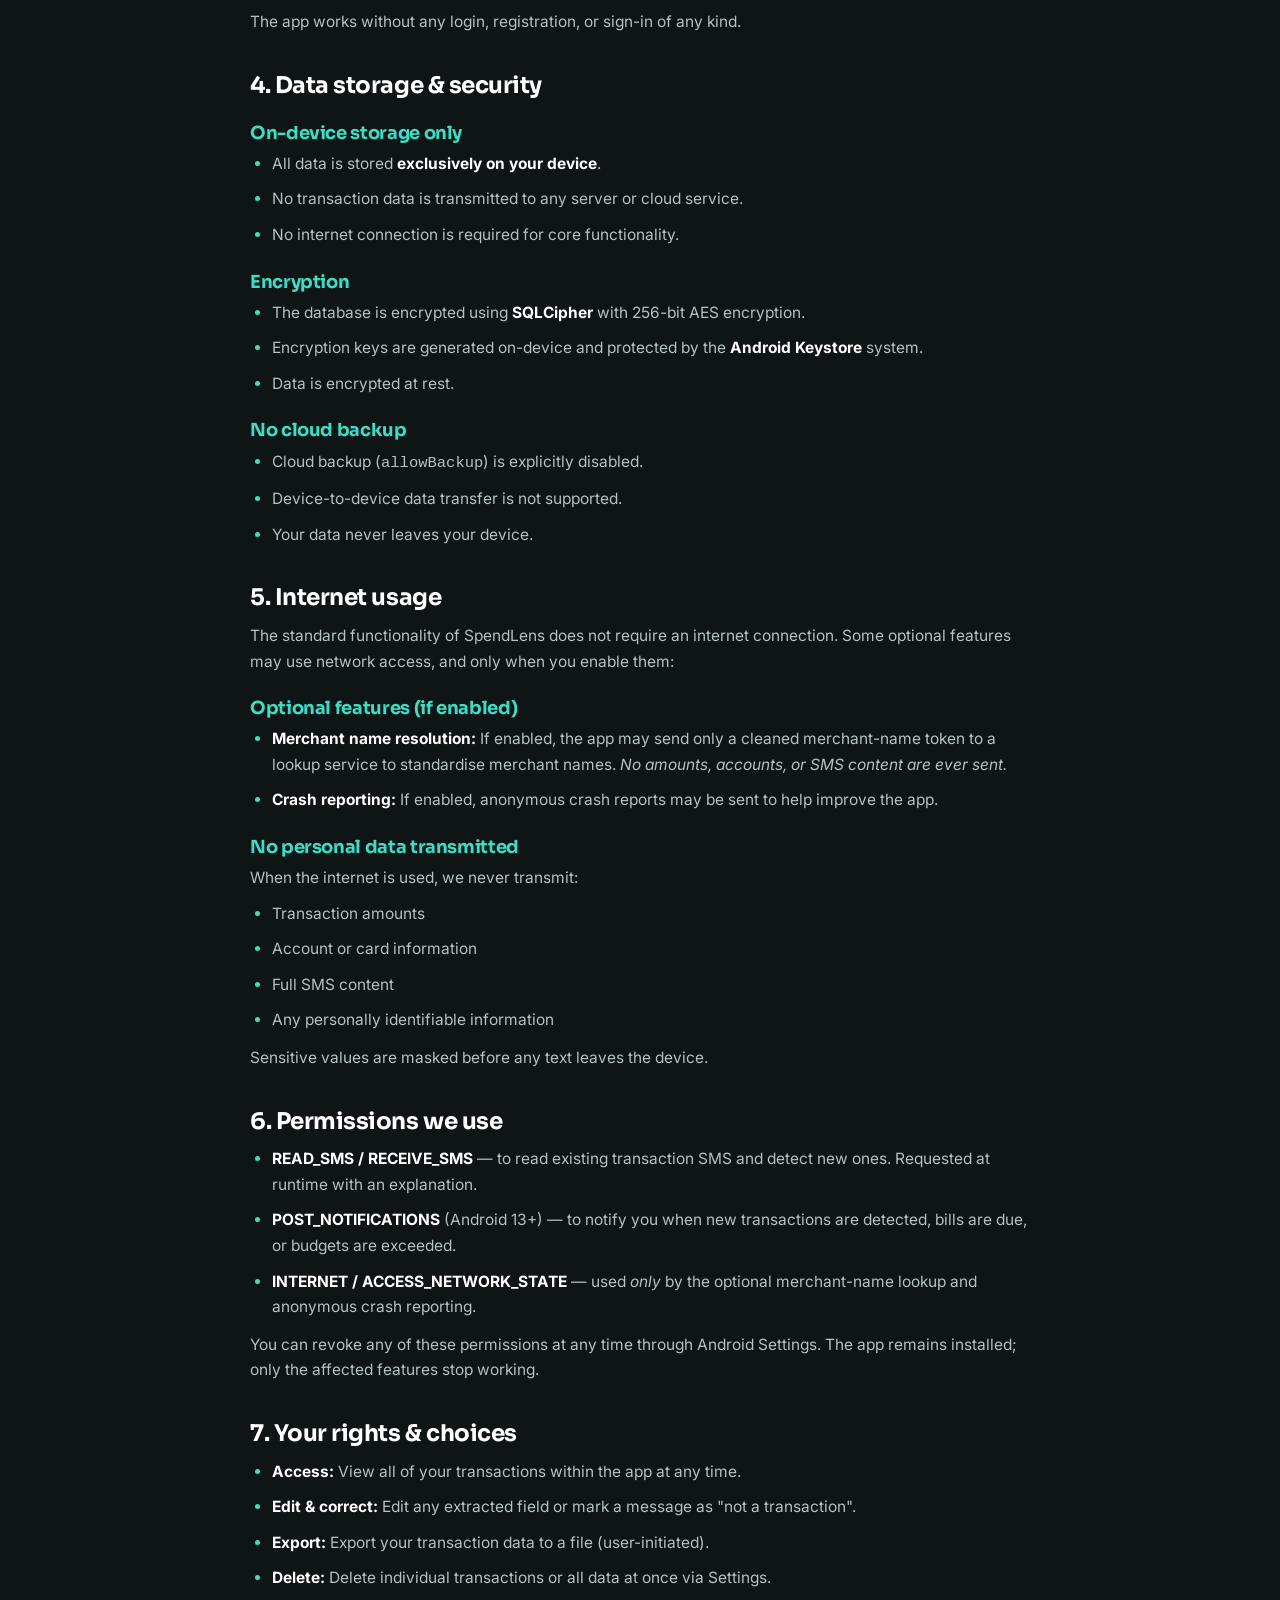
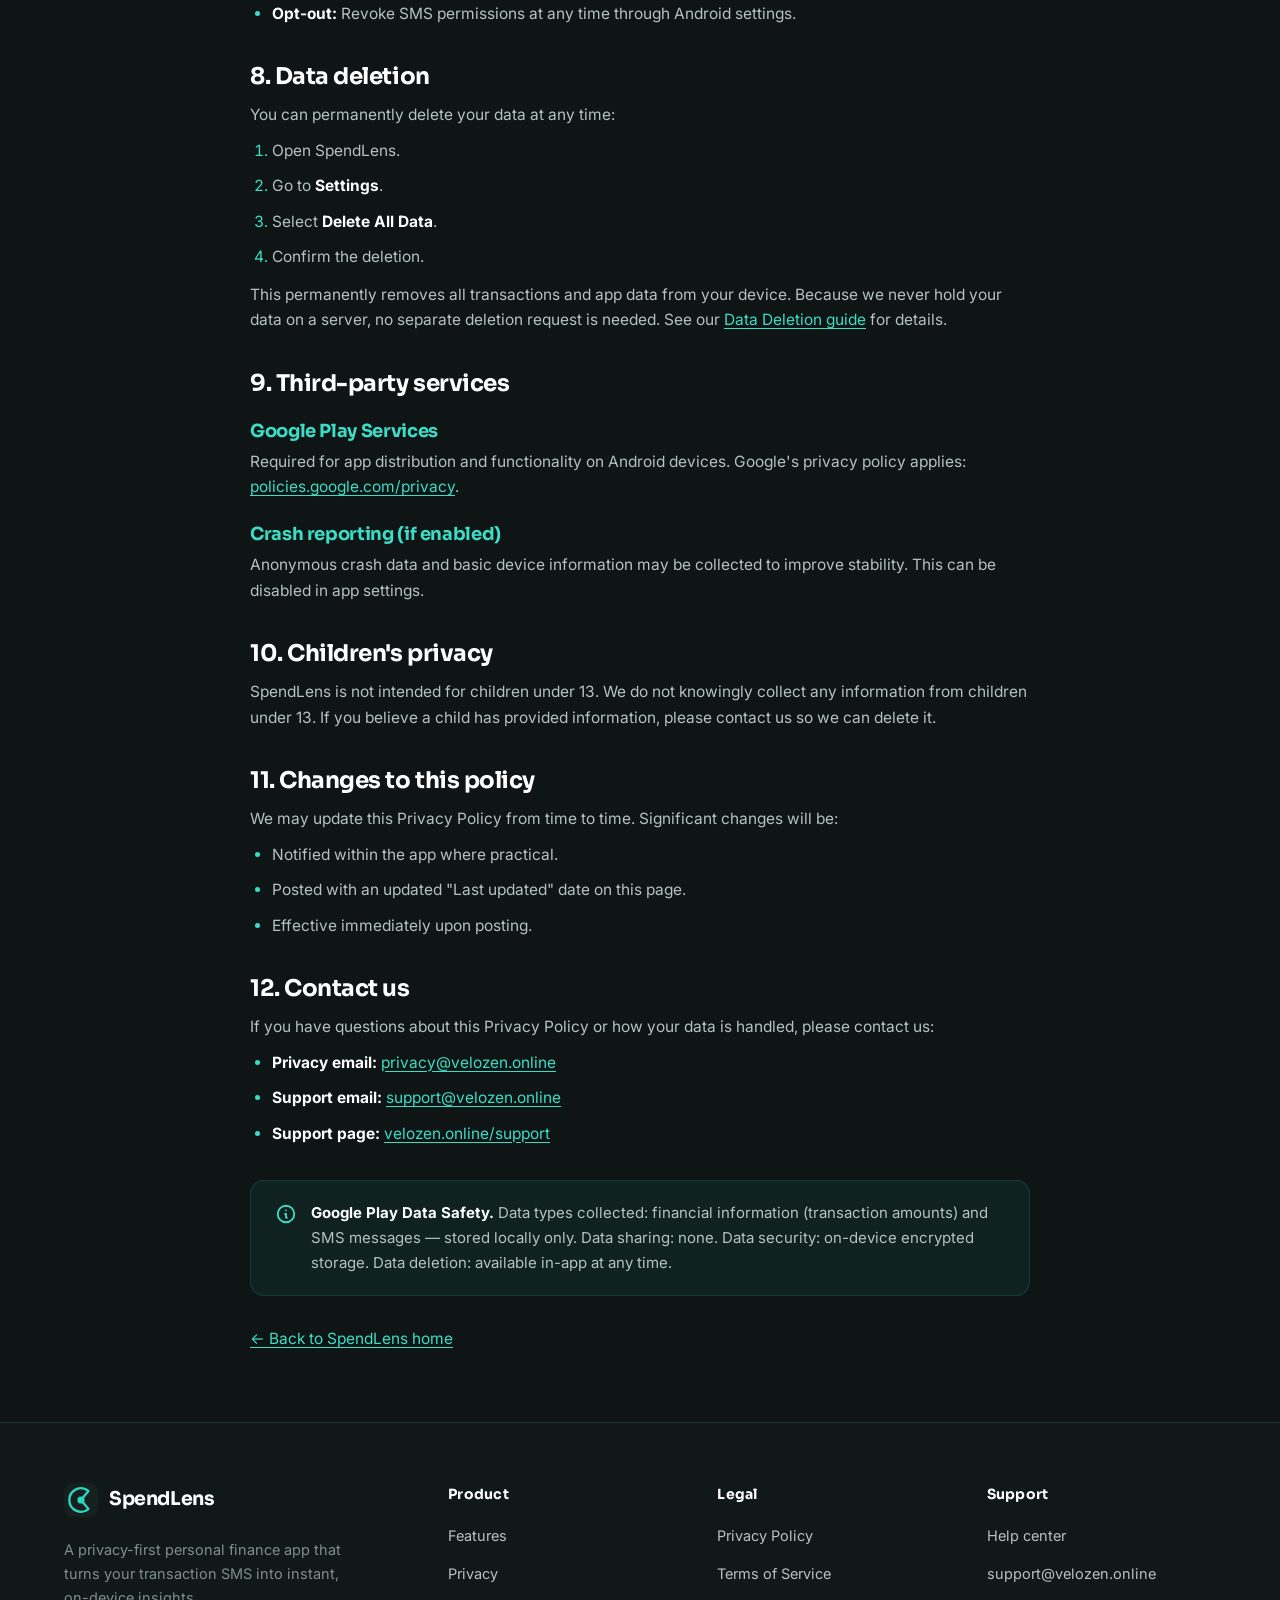
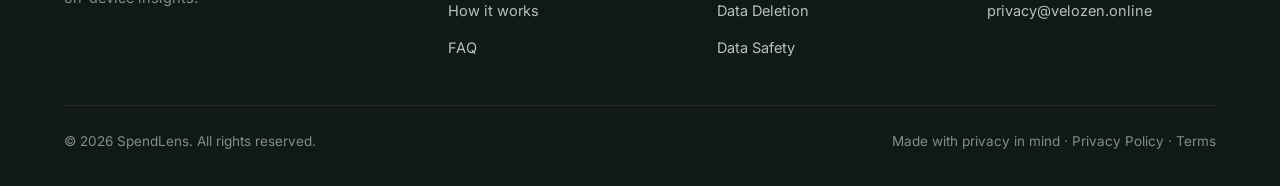
<file: website/privacy-policy.html>
<!DOCTYPE html>
<html lang="en">
<head>
<meta charset="UTF-8" />
<meta name="viewport" content="width=device-width, initial-scale=1.0" />
<title>Privacy Policy — SpendVault</title>
<meta name="description" content="SpendVault Privacy Policy: how we handle your transaction SMS data. Everything is processed on-device and encrypted with SQLCipher. No data leaves your phone." />
<meta name="theme-color" content="#0E1514" />
<link rel="preconnect" href="https://fonts.googleapis.com" />
<link rel="preconnect" href="https://fonts.gstatic.com" crossorigin />
<link href="https://fonts.googleapis.com/css2?family=Inter:wght@400;500;600;700&family=Sora:wght@500;600;700&display=swap" rel="stylesheet" />
<link rel="stylesheet" href="assets/css/style.css" />
<link rel="icon" href="data:image/svg+xml,%3Csvg xmlns='http://www.w3.org/2000/svg' viewBox='0 0 32 32'%3E%3Crect width='32' height='32' rx='8' fill='%230E1514'/%3E%3Cpath d='M5 16a11 11 0 0 1 18-8.5L16 16l7 8.5A11 11 0 0 1 5 16Z' fill='none' stroke='%232DD4BF' stroke-width='2.2' stroke-linejoin='round'/%3E%3Ccircle cx='16' cy='16' r='3.4' fill='%232DD4BF'/%3E%3C/svg%3E" />
</head>
<body>

<!-- NAV -->
<header class="nav">
  <div class="wrap nav-inner">
    <a class="brand" href="index.html" aria-label="SpendLens home">
      <svg class="logo" viewBox="0 0 32 32" fill="none" aria-hidden="true"><rect width="32" height="32" rx="8" fill="#16201E"/><path d="M5 16a11 11 0 0 1 18-8.5L16 16l7 8.5A11 11 0 0 1 5 16Z" stroke="#2DD4BF" stroke-width="2.2" stroke-linejoin="round"/><circle cx="16" cy="16" r="3.4" fill="#2DD4BF"/></svg>
      SpendVault
    </a>
    <button class="nav-toggle" aria-label="Toggle menu" aria-expanded="false"><span></span><span></span><span></span></button>
    <nav class="nav-links" aria-label="Primary">
      <a href="index.html#features">Features</a>
      <a href="index.html#privacy">Privacy</a>
      <a href="index.html#faq">FAQ</a>
      <a href="support.html">Support</a>
      <a class="btn btn-primary" href="https://play.google.com/store/apps/details?id=online.velozen.spendvault" target="_blank" rel="noopener">Get the app</a>
    </nav>
  </div>
</header>

<!-- HERO -->
<section class="legal-hero">
  <div class="wrap">
    <span class="eyebrow">Legal</span>
    <h1>Privacy Policy</h1>
    <div class="meta"><span>Last updated: July 31, 2026</span><span>Effective date: July 31, 2026</span></div>
  </div>
</section>

<main class="wrap">
  <div class="legal-body">

    <div class="legal-callout">
      <svg viewBox="0 0 24 24" fill="none" stroke="currentColor" stroke-width="2"><path d="M12 3l7 3v6c0 4.5-3 7.5-7 9-4-1.5-7-4.5-7-9V6z" stroke-linejoin="round"/><path d="M9 12l2 2 4-4" stroke-linecap="round" stroke-linejoin="round"/></svg>
      <p><strong>The short version:</strong> SpendLens is a privacy-first personal-finance app. We process your transaction SMS <strong>entirely on your device</strong>. We do not collect, sell, or share your personal data. Your database is encrypted, and cloud backup is disabled.</p>
    </div>

    <nav class="legal-toc" aria-label="On this page">
      <h2>On this page</h2>
      <ol>
        <li><a href="#overview">Overview</a></li>
        <li><a href="#collect">Data we collect</a></li>
        <li><a href="#no-account">No account required</a></li>
        <li><a href="#storage">Data storage &amp; security</a></li>
        <li><a href="#internet">Internet usage</a></li>
        <li><a href="#permissions">Permissions we use</a></li>
        <li><a href="#rights">Your rights &amp; choices</a></li>
        <li><a href="#deletion">Data deletion</a></li>
        <li><a href="#third-parties">Third-party services</a></li>
        <li><a href="#children">Children's privacy</a></li>
        <li><a href="#changes">Changes to this policy</a></li>
        <li><a href="#contact">Contact us</a></li>
      </ol>
    </nav>

    <h2 class="toc-link" id="overview">1. Overview</h2>
    <p>SpendLens ("we", "us", or "the app") is a privacy-first personal-finance application that helps you track expenses by analysing your transaction SMS messages. This Privacy Policy explains what data the app accesses, how it is processed, and the choices you have.</p>
    <p>Because SpendLens is designed to run <strong>fully on your device</strong>, the processing model is different from typical apps that send your data to a server. In short: your data stays with you.</p>

    <h2 class="toc-link" id="collect">2. Data we collect</h2>
    <h3>SMS messages</h3>
    <ul>
      <li><strong>What we access:</strong> Transaction SMS messages from banks, payment apps, and credit cards.</li>
      <li><strong>How we access it:</strong> With your explicit permission, via Android's <code>READ_SMS</code> and <code>RECEIVE_SMS</code> permissions, requested at runtime.</li>
      <li><strong>What we extract:</strong> Transaction amount, date, merchant name, category, and a masked account/card reference.</li>
      <li><strong>What we do NOT collect:</strong> Full personal SMS conversations, full account numbers, or any personally identifiable identity information sent off-device.</li>
    </ul>
    <p>All extraction happens locally on your device. Extracted data is stored only in the app's local, encrypted database.</p>

    <h2 class="toc-link" id="no-account">3. No account required</h2>
    <p>SpendLens does not require you to create an account or provide personal information such as:</p>
    <ul>
      <li>Email address</li>
      <li>Phone number</li>
      <li>Name or address</li>
      <li>Financial account numbers</li>
    </ul>
    <p>The app works without any login, registration, or sign-in of any kind.</p>

    <h2 class="toc-link" id="storage">4. Data storage &amp; security</h2>
    <h3>On-device storage only</h3>
    <ul>
      <li>All data is stored <strong>exclusively on your device</strong>.</li>
      <li>No transaction data is transmitted to any server or cloud service.</li>
      <li>No internet connection is required for core functionality.</li>
    </ul>
    <h3>Encryption</h3>
    <ul>
      <li>The database is encrypted using <strong>SQLCipher</strong> with 256-bit AES encryption.</li>
      <li>Encryption keys are generated on-device and protected by the <strong>Android Keystore</strong> system.</li>
      <li>Data is encrypted at rest.</li>
    </ul>
    <h3>No cloud backup</h3>
    <ul>
      <li>Cloud backup (<code>allowBackup</code>) is explicitly disabled.</li>
      <li>Device-to-device data transfer is not supported.</li>
      <li>Your data never leaves your device.</li>
    </ul>

    <h2 class="toc-link" id="internet">5. Internet usage</h2>
    <p>The standard functionality of SpendLens does not require an internet connection. Some optional features may use network access, and only when you enable them:</p>
    <h3>Optional features (if enabled)</h3>
    <ul>
      <li><strong>Merchant name resolution:</strong> If enabled, the app may send only a cleaned merchant-name token to a lookup service to standardise merchant names. <em>No amounts, accounts, or SMS content are ever sent.</em></li>
      <li><strong>Crash reporting:</strong> If enabled, anonymous crash reports may be sent to help improve the app.</li>
    </ul>
    <h3>No personal data transmitted</h3>
    <p>When the internet is used, we never transmit:</p>
    <ul>
      <li>Transaction amounts</li>
      <li>Account or card information</li>
      <li>Full SMS content</li>
      <li>Any personally identifiable information</li>
    </ul>
    <p>Sensitive values are masked before any text leaves the device.</p>

    <h2 class="toc-link" id="permissions">6. Permissions we use</h2>
    <ul>
      <li><strong>READ_SMS / RECEIVE_SMS</strong> — to read existing transaction SMS and detect new ones. Requested at runtime with an explanation.</li>
      <li><strong>POST_NOTIFICATIONS</strong> (Android 13+) — to notify you when new transactions are detected, bills are due, or budgets are exceeded.</li>
      <li><strong>INTERNET / ACCESS_NETWORK_STATE</strong> — used <em>only</em> by the optional merchant-name lookup and anonymous crash reporting.</li>
    </ul>
    <p>You can revoke any of these permissions at any time through Android Settings. The app remains installed; only the affected features stop working.</p>

    <h2 class="toc-link" id="rights">7. Your rights &amp; choices</h2>
    <ul>
      <li><strong>Access:</strong> View all of your transactions within the app at any time.</li>
      <li><strong>Edit &amp; correct:</strong> Edit any extracted field or mark a message as "not a transaction".</li>
      <li><strong>Export:</strong> Export your transaction data to a file (user-initiated).</li>
      <li><strong>Delete:</strong> Delete individual transactions or all data at once via Settings.</li>
      <li><strong>Opt-out:</strong> Revoke SMS permissions at any time through Android settings.</li>
    </ul>

    <h2 class="toc-link" id="deletion">8. Data deletion</h2>
    <p>You can permanently delete your data at any time:</p>
    <ol>
      <li>Open SpendLens.</li>
      <li>Go to <strong>Settings</strong>.</li>
      <li>Select <strong>Delete All Data</strong>.</li>
      <li>Confirm the deletion.</li>
    </ol>
    <p>This permanently removes all transactions and app data from your device. Because we never hold your data on a server, no separate deletion request is needed. See our <a href="data-deletion.html">Data Deletion guide</a> for details.</p>

    <h2 class="toc-link" id="third-parties">9. Third-party services</h2>
    <h3>Google Play Services</h3>
    <p>Required for app distribution and functionality on Android devices. Google's privacy policy applies: <a href="https://policies.google.com/privacy" target="_blank" rel="noopener">policies.google.com/privacy</a>.</p>
    <h3>Crash reporting (if enabled)</h3>
    <p>Anonymous crash data and basic device information may be collected to improve stability. This can be disabled in app settings.</p>

    <h2 class="toc-link" id="children">10. Children's privacy</h2>
    <p>SpendLens is not intended for children under 13. We do not knowingly collect any information from children under 13. If you believe a child has provided information, please contact us so we can delete it.</p>

    <h2 class="toc-link" id="changes">11. Changes to this policy</h2>
    <p>We may update this Privacy Policy from time to time. Significant changes will be:</p>
    <ul>
      <li>Notified within the app where practical.</li>
      <li>Posted with an updated "Last updated" date on this page.</li>
      <li>Effective immediately upon posting.</li>
    </ul>

    <h2 class="toc-link" id="contact">12. Contact us</h2>
    <p>If you have questions about this Privacy Policy or how your data is handled, please contact us:</p>
    <ul>
      <li><strong>Privacy email:</strong> <a href="mailto:privacy@velozen.online">privacy@velozen.online</a></li>
      <li><strong>Support email:</strong> <a href="mailto:support@velozen.online">support@velozen.online</a></li>
      <li><strong>Support page:</strong> <a href="support.html">velozen.online/support</a></li>
    </ul>

    <div class="legal-callout" style="margin-top:34px;">
      <svg viewBox="0 0 24 24" fill="none" stroke="currentColor" stroke-width="2"><circle cx="12" cy="12" r="9"/><path d="M12 8h.01M11 12h1v4h1" stroke-linecap="round" stroke-linejoin="round"/></svg>
      <p><strong>Google Play Data Safety.</strong> Data types collected: financial information (transaction amounts) and SMS messages — stored locally only. Data sharing: none. Data security: on-device encrypted storage. Data deletion: available in-app at any time.</p>
    </div>

    <p style="margin-top:30px;"><a href="index.html">&larr; Back to SpendLens home</a></p>
  </div>
</main>

<!-- FOOTER -->
<footer>
  <div class="wrap">
    <div class="footer-grid">
      <div class="footer-brand">
        <a class="brand" href="index.html"><svg class="logo" viewBox="0 0 32 32" fill="none" aria-hidden="true"><rect width="32" height="32" rx="8" fill="#16201E"/><path d="M5 16a11 11 0 0 1 18-8.5L16 16l7 8.5A11 11 0 0 1 5 16Z" stroke="#2DD4BF" stroke-width="2.2" stroke-linejoin="round"/><circle cx="16" cy="16" r="3.4" fill="#2DD4BF"/></svg> SpendLens</a>
        <p>A privacy-first personal finance app that turns your transaction SMS into instant, on-device insights.</p>
      </div>
      <div class="footer-col"><h5>Product</h5><ul><li><a href="index.html#features">Features</a></li><li><a href="index.html#privacy">Privacy</a></li><li><a href="index.html#how">How it works</a></li><li><a href="index.html#faq">FAQ</a></li></ul></div>
      <div class="footer-col"><h5>Legal</h5><ul><li><a href="privacy-policy.html">Privacy Policy</a></li><li><a href="terms.html">Terms of Service</a></li><li><a href="data-deletion.html">Data Deletion</a></li><li><a href="data-deletion.html#safety">Data Safety</a></li></ul></div>
      <div class="footer-col"><h5>Support</h5><ul><li><a href="support.html">Help center</a></li><li><a href="mailto:support@velozen.online">support@velozen.online</a></li><li><a href="mailto:privacy@velozen.online">privacy@velozen.online</a></li></ul></div>
    </div>
    <div class="footer-bottom">
      <span>© <span id="yr">2026</span> SpendLens. All rights reserved.</span>
      <span>Made with privacy in mind · <a href="privacy-policy.html">Privacy Policy</a> · <a href="terms.html">Terms</a></span>
    </div>
  </div>
</footer>

<script src="assets/js/main.js"></script>
</body>
</html>
</file>
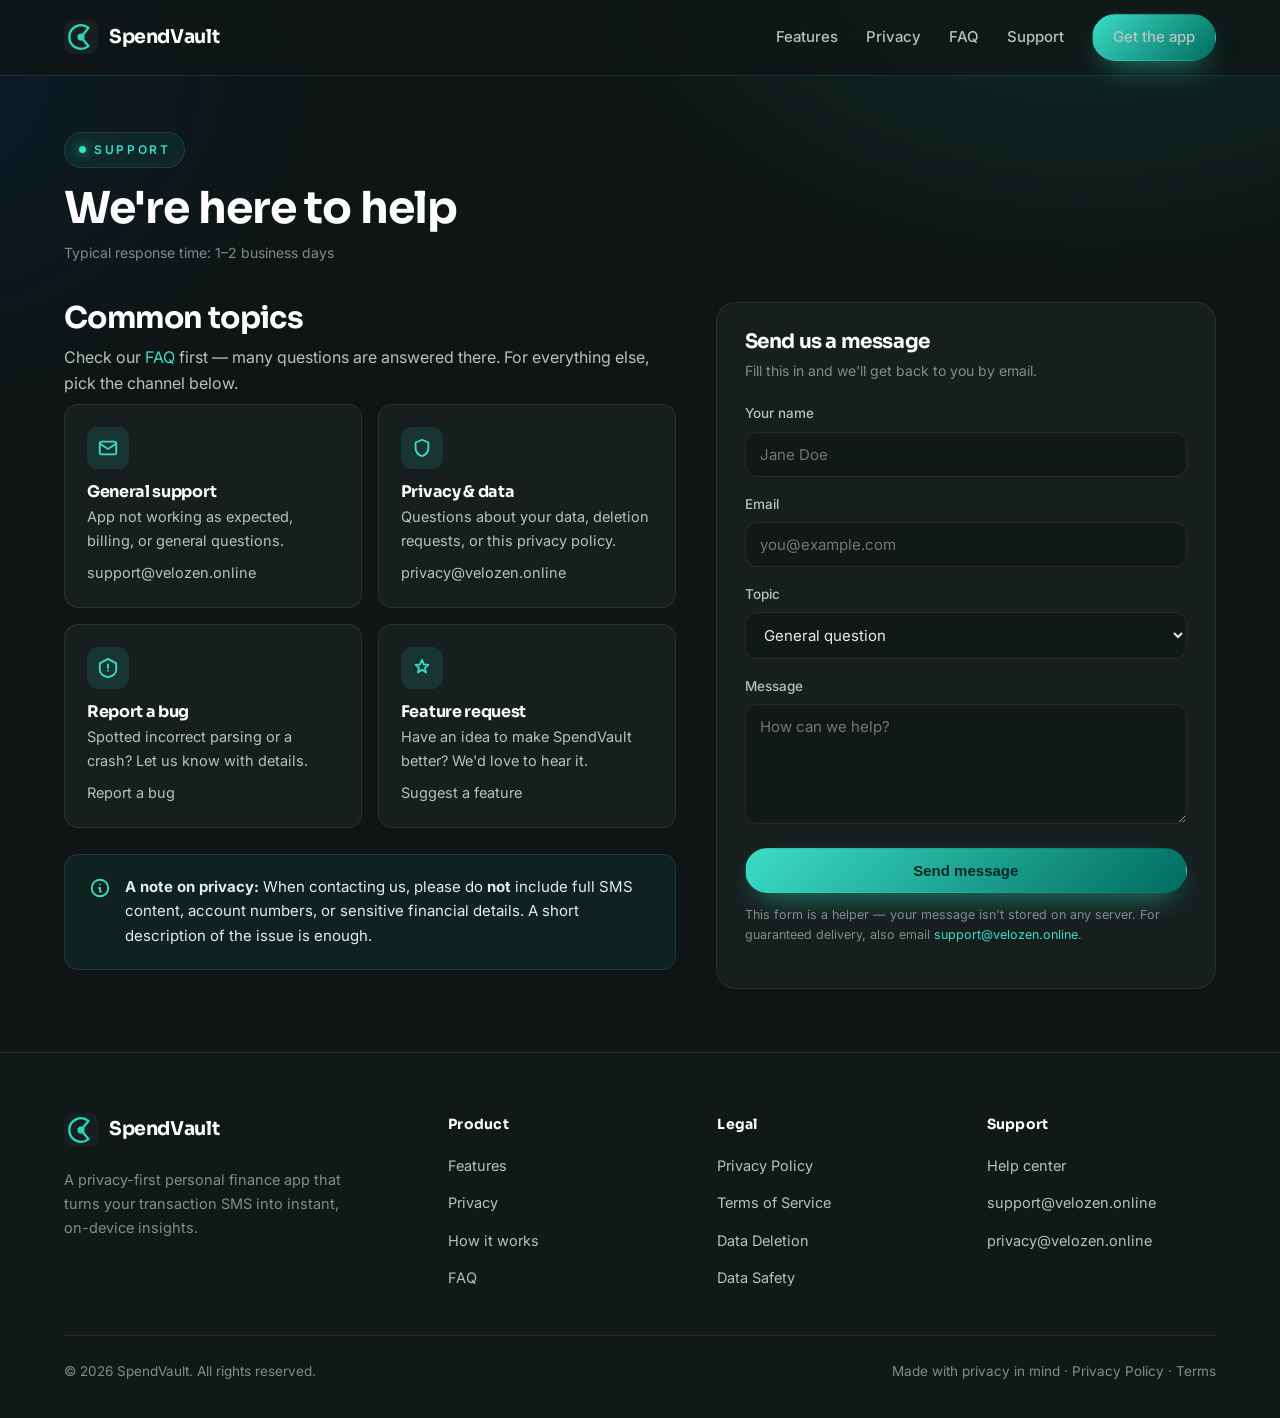
<file: website/support.html>
<!DOCTYPE html>
<html lang="en">
<head>
<meta charset="UTF-8" />
<meta name="viewport" content="width=device-width, initial-scale=1.0" />
<title>Support &amp; Contact — SpendVault</title>
<meta name="description" content="Get help with SpendVault. Contact our support team, report a problem, or request a feature." />
<meta name="theme-color" content="#0E1514" />
<link rel="preconnect" href="https://fonts.googleapis.com" />
<link rel="preconnect" href="https://fonts.gstatic.com" crossorigin />
<link href="https://fonts.googleapis.com/css2?family=Inter:wght@400;500;600;700&family=Sora:wght@500;600;700&display=swap" rel="stylesheet" />
<link rel="stylesheet" href="assets/css/style.css" />
<link rel="icon" href="data:image/svg+xml,%3Csvg xmlns='http://www.w3.org/2000/svg' viewBox='0 0 32 32'%3E%3Crect width='32' height='32' rx='8' fill='%230E1514'/%3E%3Cpath d='M5 16a11 11 0 0 1 18-8.5L16 16l7 8.5A11 11 0 0 1 5 16Z' fill='none' stroke='%232DD4BF' stroke-width='2.2' stroke-linejoin='round'/%3E%3Ccircle cx='16' cy='16' r='3.4' fill='%232DD4BF'/%3E%3C/svg%3E" />
</head>
<body>

<header class="nav">
  <div class="wrap nav-inner">
    <a class="brand" href="index.html" aria-label="SpendVault home"><svg class="logo" viewBox="0 0 32 32" fill="none" aria-hidden="true"><rect width="32" height="32" rx="8" fill="#16201E"/><path d="M5 16a11 11 0 0 1 18-8.5L16 16l7 8.5A11 11 0 0 1 5 16Z" stroke="#2DD4BF" stroke-width="2.2" stroke-linejoin="round"/><circle cx="16" cy="16" r="3.4" fill="#2DD4BF"/></svg> SpendVault</a>
    <button class="nav-toggle" aria-label="Toggle menu" aria-expanded="false"><span></span><span></span><span></span></button>
    <nav class="nav-links" aria-label="Primary">
      <a href="index.html#features">Features</a>
      <a href="index.html#privacy">Privacy</a>
      <a href="index.html#faq">FAQ</a>
      <a href="support.html">Support</a>
      <a class="btn btn-primary" href="https://play.google.com/store/apps/details?id=online.velozen.spendvault" target="_blank" rel="noopener">Get the app</a>
    </nav>
  </div>
</header>

<section class="legal-hero">
  <div class="wrap">
    <span class="eyebrow">Support</span>
    <h1>We're here to help</h1>
    <div class="meta"><span>Typical response time: 1–2 business days</span></div>
  </div>
</section>

<main class="wrap" style="padding:30px 0 20px;">
  <div class="support-grid">

    <div>
      <h2 style="font-size:clamp(24px,3.4vw,30px);margin-bottom:8px;">Common topics</h2>
      <p style="color:var(--text-soft);">Check our <a href="index.html#faq">FAQ</a> first — many questions are answered there. For everything else, pick the channel below.</p>

      <div class="contact-cards">
        <div class="contact-card">
          <div class="ic"><svg viewBox="0 0 24 24" fill="none" stroke="currentColor" stroke-width="2"><rect x="3" y="5" width="18" height="14" rx="2"/><path d="m3 7 9 6 9-6"/></svg></div>
          <h4>General support</h4>
          <p>App not working as expected, billing, or general questions.</p>
          <p style="margin-top:8px;"><a href="mailto:support@velozen.online">support@velozen.online</a></p>
        </div>

        <div class="contact-card">
          <div class="ic"><svg viewBox="0 0 24 24" fill="none" stroke="currentColor" stroke-width="2"><path d="M12 3l7 3v6c0 4.5-3 7.5-7 9-4-1.5-7-4.5-7-9V6z" stroke-linejoin="round"/></svg></div>
          <h4>Privacy &amp; data</h4>
          <p>Questions about your data, deletion requests, or this privacy policy.</p>
          <p style="margin-top:8px;"><a href="mailto:privacy@velozen.online">privacy@velozen.online</a></p>
        </div>

        <div class="contact-card">
          <div class="ic"><svg viewBox="0 0 24 24" fill="none" stroke="currentColor" stroke-width="2"><path d="M12 2 3 7v6c0 5 4 8 9 9 5-1 9-4 9-9V7z" stroke-linejoin="round"/><path d="M12 8v4M12 15h.01" stroke-linecap="round"/></svg></div>
          <h4>Report a bug</h4>
          <p>Spotted incorrect parsing or a crash? Let us know with details.</p>
          <p style="margin-top:8px;"><a href="mailto:support@velozen.online?subject=Bug%20Report">Report a bug</a></p>
        </div>

        <div class="contact-card">
          <div class="ic"><svg viewBox="0 0 24 24" fill="none" stroke="currentColor" stroke-width="2"><path d="M12 3l2 5 5 .5-3.8 3.4 1.2 5L12 14l-4.4 2.9 1.2-5L5 8.5 10 8z" stroke-linejoin="round"/></svg></div>
          <h4>Feature request</h4>
          <p>Have an idea to make SpendVault better? We'd love to hear it.</p>
          <p style="margin-top:8px;"><a href="mailto:support@velozen.online?subject=Feature%20Request">Suggest a feature</a></p>
        </div>
      </div>

      <div class="legal-callout" style="margin-top:26px;">
        <svg viewBox="0 0 24 24" fill="none" stroke="currentColor" stroke-width="2"><circle cx="12" cy="12" r="9"/><path d="M12 8h.01M11 12h1v4h1" stroke-linecap="round" stroke-linejoin="round"/></svg>
        <p><strong>A note on privacy:</strong> When contacting us, please do <strong>not</strong> include full SMS content, account numbers, or sensitive financial details. A short description of the issue is enough.</p>
      </div>
    </div>

    <!-- Contact form -->
    <div>
      <div class="form-card">
        <h3>Send us a message</h3>
        <p class="muted">Fill this in and we'll get back to you by email.</p>
        <form id="support-form" novalidate>
          <div class="field">
            <label for="name">Your name</label>
            <input type="text" id="name" name="name" placeholder="Jane Doe" required />
          </div>
          <div class="field">
            <label for="email">Email</label>
            <input type="email" id="email" name="email" placeholder="you@example.com" required />
          </div>
          <div class="field">
            <label for="topic">Topic</label>
            <select id="topic" name="topic">
              <option>General question</option>
              <option>Bug report</option>
              <option>Feature request</option>
              <option>Privacy / data deletion</option>
              <option>Other</option>
            </select>
          </div>
          <div class="field">
            <label for="message">Message</label>
            <textarea id="message" name="message" placeholder="How can we help?" required></textarea>
          </div>
          <button type="submit" class="btn btn-primary" style="width:100%;">Send message</button>
          <p class="form-note">This form is a helper — your message isn't stored on any server. For guaranteed delivery, also email <a href="mailto:support@velozen.online">support@velozen.online</a>.</p>
          <p id="form-status" class="form-status" role="status" aria-live="polite"></p>
        </form>
      </div>
    </div>

  </div>
</main>

<footer>
  <div class="wrap">
    <div class="footer-grid">
      <div class="footer-brand">
        <a class="brand" href="index.html"><svg class="logo" viewBox="0 0 32 32" fill="none" aria-hidden="true"><rect width="32" height="32" rx="8" fill="#16201E"/><path d="M5 16a11 11 0 0 1 18-8.5L16 16l7 8.5A11 11 0 0 1 5 16Z" stroke="#2DD4BF" stroke-width="2.2" stroke-linejoin="round"/><circle cx="16" cy="16" r="3.4" fill="#2DD4BF"/></svg> SpendVault</a>
        <p>A privacy-first personal finance app that turns your transaction SMS into instant, on-device insights.</p>
      </div>
      <div class="footer-col"><h5>Product</h5><ul><li><a href="index.html#features">Features</a></li><li><a href="index.html#privacy">Privacy</a></li><li><a href="index.html#how">How it works</a></li><li><a href="index.html#faq">FAQ</a></li></ul></div>
      <div class="footer-col"><h5>Legal</h5><ul><li><a href="privacy-policy.html">Privacy Policy</a></li><li><a href="terms.html">Terms of Service</a></li><li><a href="data-deletion.html">Data Deletion</a></li><li><a href="data-deletion.html#safety">Data Safety</a></li></ul></div>
      <div class="footer-col"><h5>Support</h5><ul><li><a href="support.html">Help center</a></li><li><a href="mailto:support@velozen.online">support@velozen.online</a></li><li><a href="mailto:privacy@velozen.online">privacy@velozen.online</a></li></ul></div>
    </div>
    <div class="footer-bottom">
      <span>© <span id="yr">2026</span> SpendVault. All rights reserved.</span>
      <span>Made with privacy in mind · <a href="privacy-policy.html">Privacy Policy</a> · <a href="terms.html">Terms</a></span>
    </div>
  </div>
</footer>

<script src="assets/js/main.js"></script>
</body>
</html>
</file>
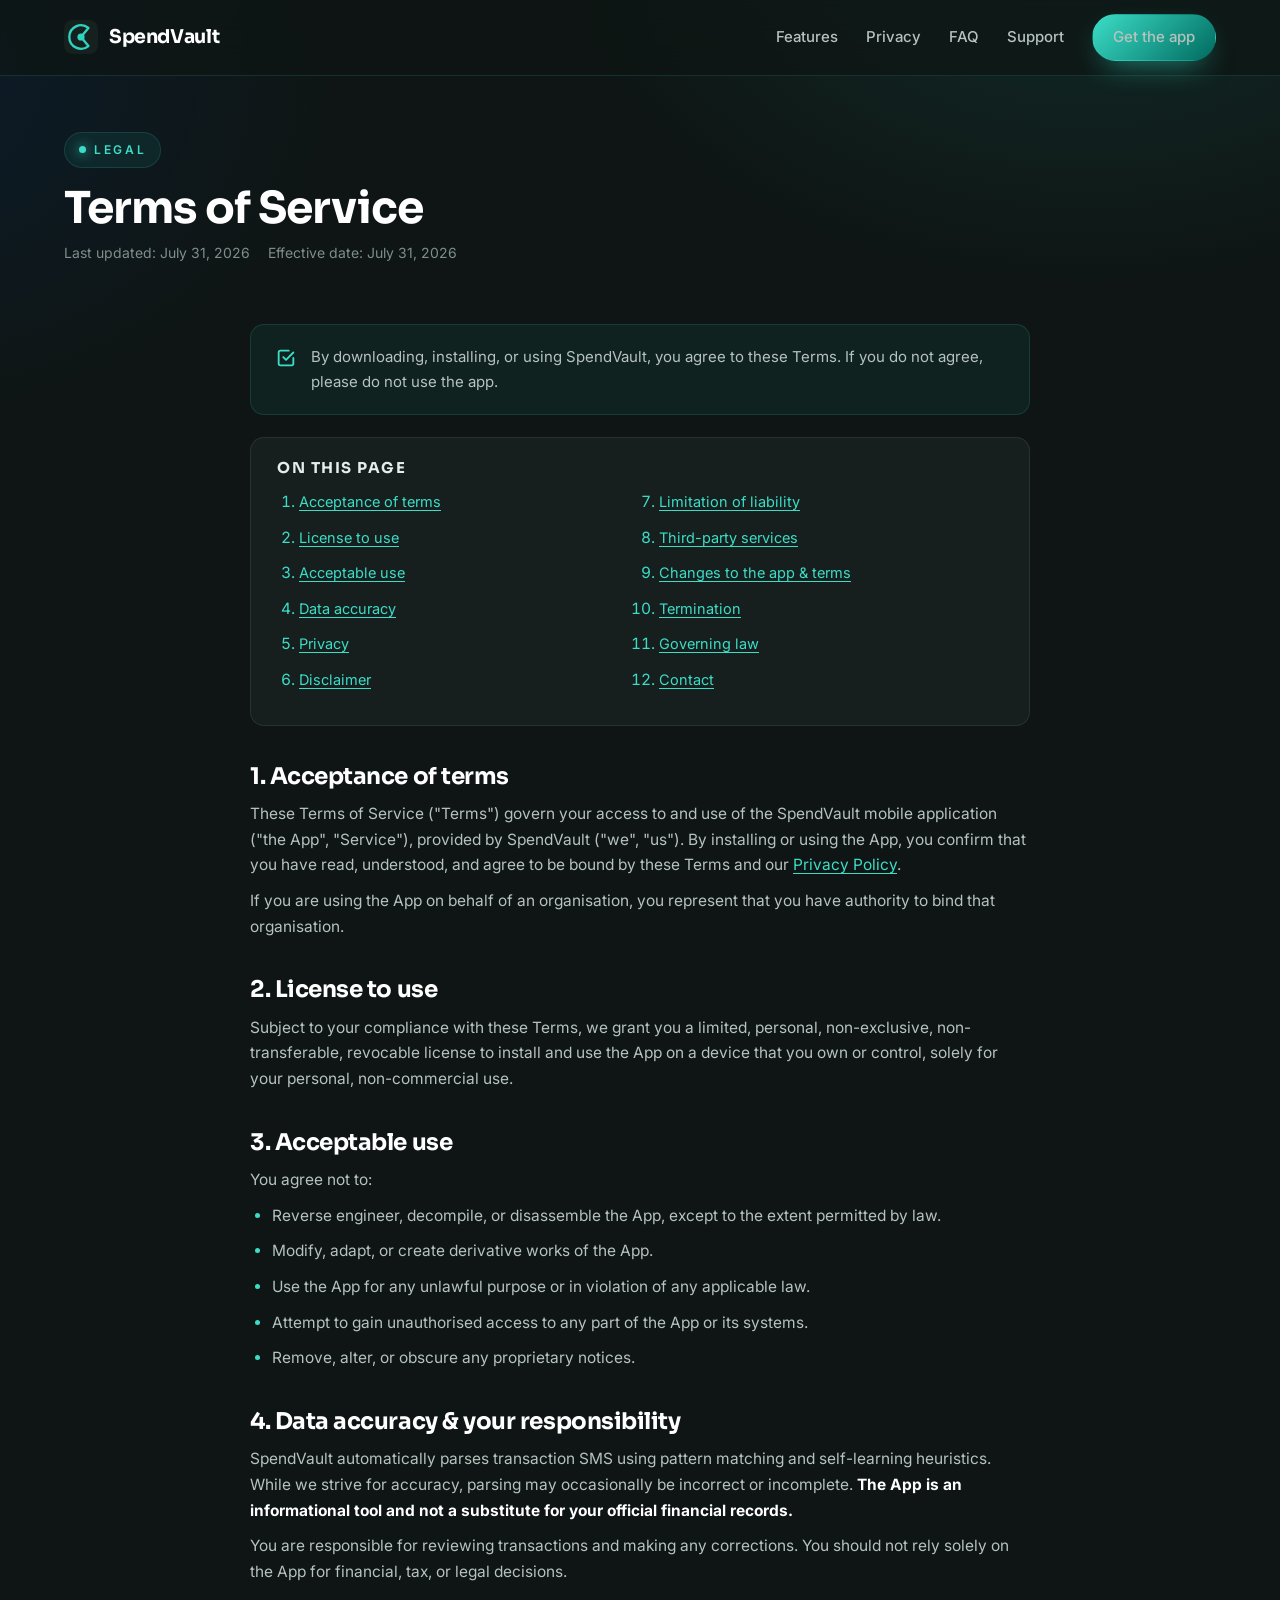
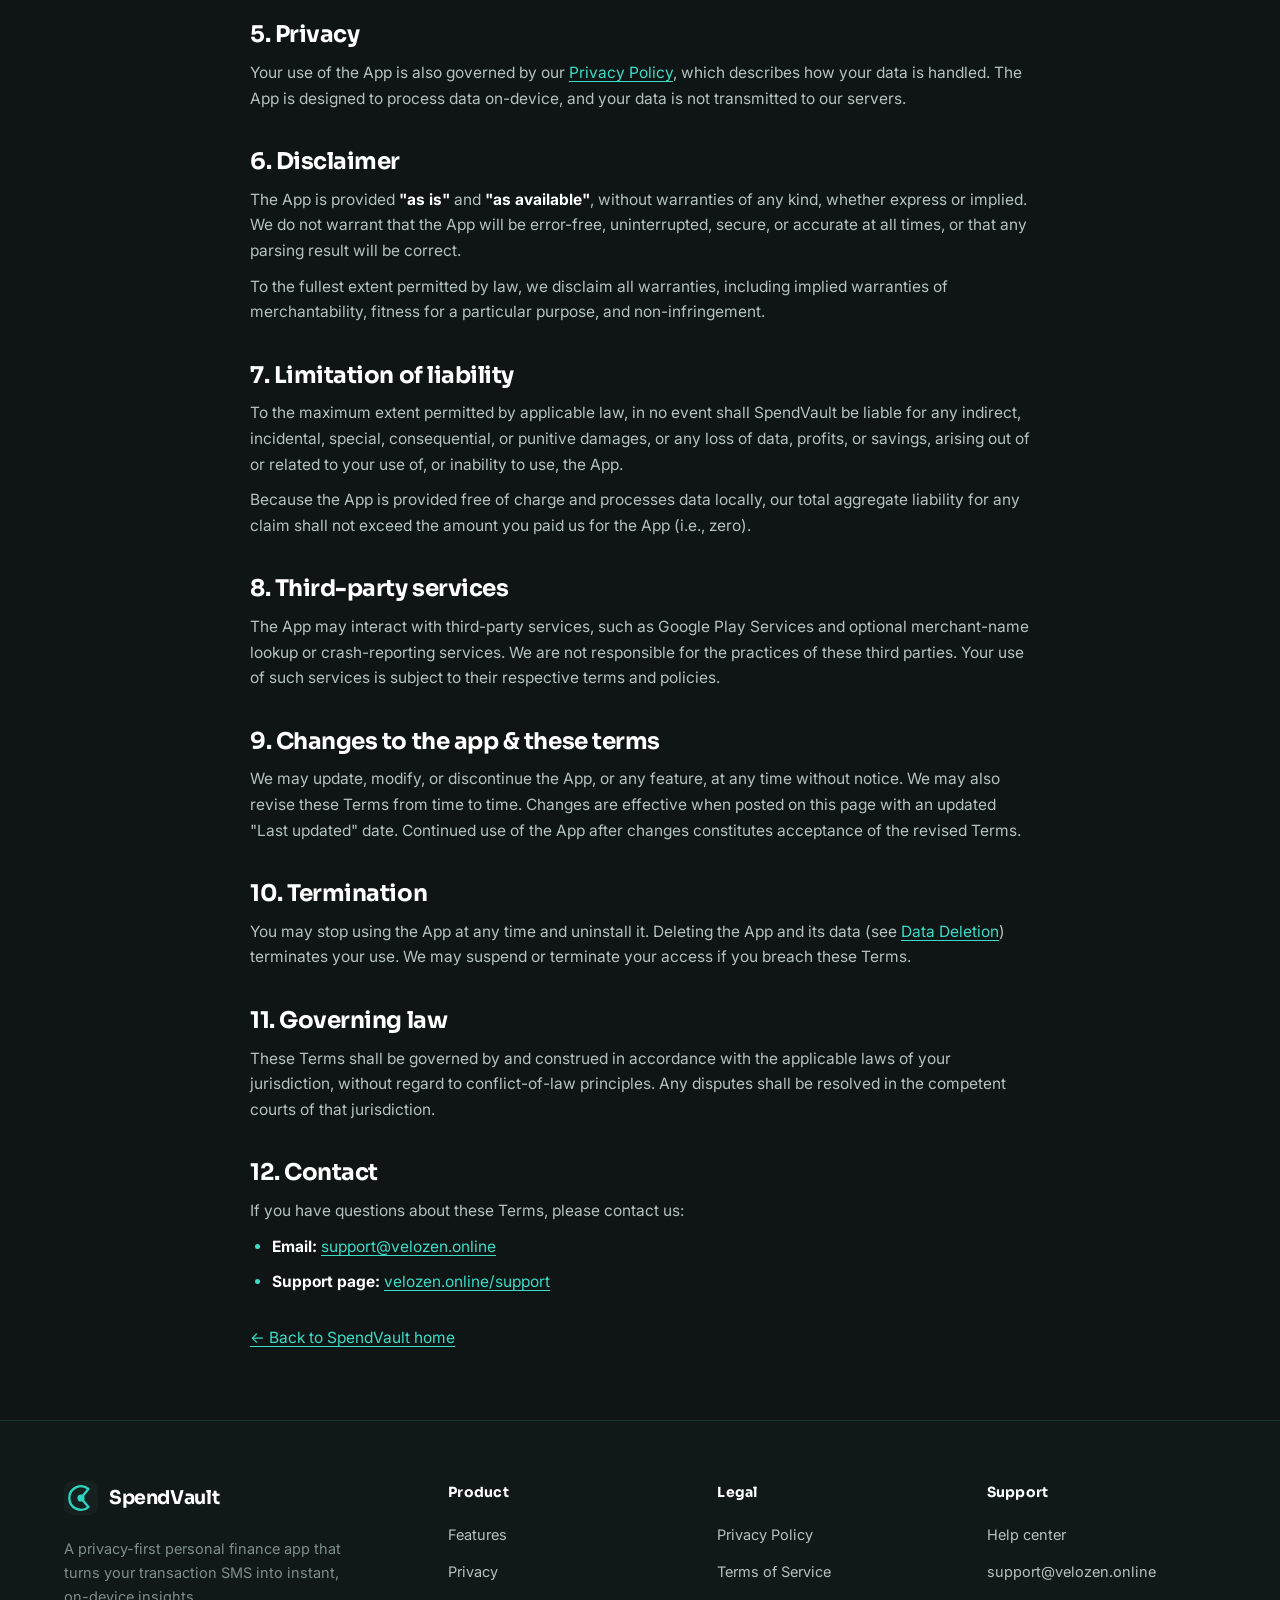
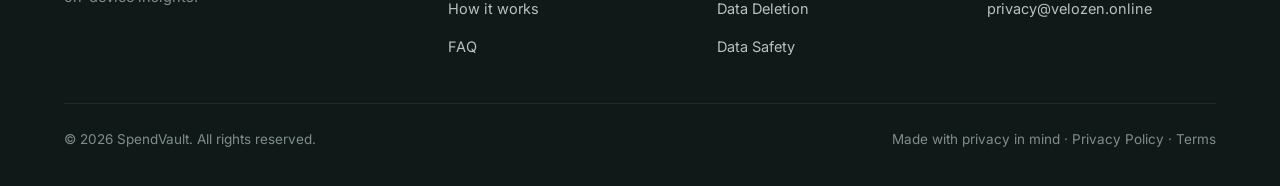
<file: website/terms.html>
<!DOCTYPE html>
<html lang="en">
<head>
<meta charset="UTF-8" />
<meta name="viewport" content="width=device-width, initial-scale=1.0" />
<title>Terms of Service — SpendVault</title>
<meta name="description" content="SpendVault Terms of Service: the terms and conditions governing your use of the SpendVault Android app." />
<meta name="theme-color" content="#0E1514" />
<link rel="preconnect" href="https://fonts.googleapis.com" />
<link rel="preconnect" href="https://fonts.gstatic.com" crossorigin />
<link href="https://fonts.googleapis.com/css2?family=Inter:wght@400;500;600;700&family=Sora:wght@500;600;700&display=swap" rel="stylesheet" />
<link rel="stylesheet" href="assets/css/style.css" />
<link rel="icon" href="data:image/svg+xml,%3Csvg xmlns='http://www.w3.org/2000/svg' viewBox='0 0 32 32'%3E%3Crect width='32' height='32' rx='8' fill='%230E1514'/%3E%3Cpath d='M5 16a11 11 0 0 1 18-8.5L16 16l7 8.5A11 11 0 0 1 5 16Z' fill='none' stroke='%232DD4BF' stroke-width='2.2' stroke-linejoin='round'/%3E%3Ccircle cx='16' cy='16' r='3.4' fill='%232DD4BF'/%3E%3C/svg%3E" />
</head>
<body>

<header class="nav">
  <div class="wrap nav-inner">
    <a class="brand" href="index.html" aria-label="SpendVault home"><svg class="logo" viewBox="0 0 32 32" fill="none" aria-hidden="true"><rect width="32" height="32" rx="8" fill="#16201E"/><path d="M5 16a11 11 0 0 1 18-8.5L16 16l7 8.5A11 11 0 0 1 5 16Z" stroke="#2DD4BF" stroke-width="2.2" stroke-linejoin="round"/><circle cx="16" cy="16" r="3.4" fill="#2DD4BF"/></svg> SpendVault</a>
    <button class="nav-toggle" aria-label="Toggle menu" aria-expanded="false"><span></span><span></span><span></span></button>
    <nav class="nav-links" aria-label="Primary">
      <a href="index.html#features">Features</a>
      <a href="index.html#privacy">Privacy</a>
      <a href="index.html#faq">FAQ</a>
      <a href="support.html">Support</a>
      <a class="btn btn-primary" href="https://play.google.com/store/apps/details?id=com.gachn.SpendVault" target="_blank" rel="noopener">Get the app</a>
    </nav>
  </div>
</header>

<section class="legal-hero">
  <div class="wrap">
    <span class="eyebrow">Legal</span>
    <h1>Terms of Service</h1>
    <div class="meta"><span>Last updated: July 31, 2026</span><span>Effective date: July 31, 2026</span></div>
  </div>
</section>

<main class="wrap">
  <div class="legal-body">
    <div class="legal-callout">
      <svg viewBox="0 0 24 24" fill="none" stroke="currentColor" stroke-width="2"><path d="M9 11l3 3 8-8" stroke-linecap="round" stroke-linejoin="round"/><path d="M20 12v6a2 2 0 0 1-2 2H6a2 2 0 0 1-2-2V6a2 2 0 0 1 2-2h9" stroke-linecap="round" stroke-linejoin="round"/></svg>
      <p>By downloading, installing, or using SpendVault, you agree to these Terms. If you do not agree, please do not use the app.</p>
    </div>

    <nav class="legal-toc" aria-label="On this page">
      <h2>On this page</h2>
      <ol>
        <li><a href="#acceptance">Acceptance of terms</a></li>
        <li><a href="#license">License to use</a></li>
        <li><a href="#use">Acceptable use</a></li>
        <li><a href="#accuracy">Data accuracy</a></li>
        <li><a href="#privacy">Privacy</a></li>
        <li><a href="#disclaimer">Disclaimer</a></li>
        <li><a href="#liability">Limitation of liability</a></li>
        <li><a href="#third">Third-party services</a></li>
        <li><a href="#changes">Changes to the app &amp; terms</a></li>
        <li><a href="#termination">Termination</a></li>
        <li><a href="#law">Governing law</a></li>
        <li><a href="#contact">Contact</a></li>
      </ol>
    </nav>

    <h2 class="toc-link" id="acceptance">1. Acceptance of terms</h2>
    <p>These Terms of Service ("Terms") govern your access to and use of the SpendVault mobile application ("the App", "Service"), provided by SpendVault ("we", "us"). By installing or using the App, you confirm that you have read, understood, and agree to be bound by these Terms and our <a href="privacy-policy.html">Privacy Policy</a>.</p>
    <p>If you are using the App on behalf of an organisation, you represent that you have authority to bind that organisation.</p>

    <h2 class="toc-link" id="license">2. License to use</h2>
    <p>Subject to your compliance with these Terms, we grant you a limited, personal, non-exclusive, non-transferable, revocable license to install and use the App on a device that you own or control, solely for your personal, non-commercial use.</p>

    <h2 class="toc-link" id="use">3. Acceptable use</h2>
    <p>You agree not to:</p>
    <ul>
      <li>Reverse engineer, decompile, or disassemble the App, except to the extent permitted by law.</li>
      <li>Modify, adapt, or create derivative works of the App.</li>
      <li>Use the App for any unlawful purpose or in violation of any applicable law.</li>
      <li>Attempt to gain unauthorised access to any part of the App or its systems.</li>
      <li>Remove, alter, or obscure any proprietary notices.</li>
    </ul>

    <h2 class="toc-link" id="accuracy">4. Data accuracy &amp; your responsibility</h2>
    <p>SpendVault automatically parses transaction SMS using pattern matching and self-learning heuristics. While we strive for accuracy, parsing may occasionally be incorrect or incomplete. <strong>The App is an informational tool and not a substitute for your official financial records.</strong></p>
    <p>You are responsible for reviewing transactions and making any corrections. You should not rely solely on the App for financial, tax, or legal decisions.</p>

    <h2 class="toc-link" id="privacy">5. Privacy</h2>
    <p>Your use of the App is also governed by our <a href="privacy-policy.html">Privacy Policy</a>, which describes how your data is handled. The App is designed to process data on-device, and your data is not transmitted to our servers.</p>

    <h2 class="toc-link" id="disclaimer">6. Disclaimer</h2>
    <p>The App is provided <strong>"as is"</strong> and <strong>"as available"</strong>, without warranties of any kind, whether express or implied. We do not warrant that the App will be error-free, uninterrupted, secure, or accurate at all times, or that any parsing result will be correct.</p>
    <p>To the fullest extent permitted by law, we disclaim all warranties, including implied warranties of merchantability, fitness for a particular purpose, and non-infringement.</p>

    <h2 class="toc-link" id="liability">7. Limitation of liability</h2>
    <p>To the maximum extent permitted by applicable law, in no event shall SpendVault be liable for any indirect, incidental, special, consequential, or punitive damages, or any loss of data, profits, or savings, arising out of or related to your use of, or inability to use, the App.</p>
    <p>Because the App is provided free of charge and processes data locally, our total aggregate liability for any claim shall not exceed the amount you paid us for the App (i.e., zero).</p>

    <h2 class="toc-link" id="third">8. Third-party services</h2>
    <p>The App may interact with third-party services, such as Google Play Services and optional merchant-name lookup or crash-reporting services. We are not responsible for the practices of these third parties. Your use of such services is subject to their respective terms and policies.</p>

    <h2 class="toc-link" id="changes">9. Changes to the app &amp; these terms</h2>
    <p>We may update, modify, or discontinue the App, or any feature, at any time without notice. We may also revise these Terms from time to time. Changes are effective when posted on this page with an updated "Last updated" date. Continued use of the App after changes constitutes acceptance of the revised Terms.</p>

    <h2 class="toc-link" id="termination">10. Termination</h2>
    <p>You may stop using the App at any time and uninstall it. Deleting the App and its data (see <a href="data-deletion.html">Data Deletion</a>) terminates your use. We may suspend or terminate your access if you breach these Terms.</p>

    <h2 class="toc-link" id="law">11. Governing law</h2>
    <p>These Terms shall be governed by and construed in accordance with the applicable laws of your jurisdiction, without regard to conflict-of-law principles. Any disputes shall be resolved in the competent courts of that jurisdiction.</p>

    <h2 class="toc-link" id="contact">12. Contact</h2>
    <p>If you have questions about these Terms, please contact us:</p>
    <ul>
      <li><strong>Email:</strong> <a href="mailto:support@velozen.online">support@velozen.online</a></li>
      <li><strong>Support page:</strong> <a href="support.html">velozen.online/support</a></li>
    </ul>

    <p style="margin-top:30px;"><a href="index.html">&larr; Back to SpendVault home</a></p>
  </div>
</main>

<footer>
  <div class="wrap">
    <div class="footer-grid">
      <div class="footer-brand">
        <a class="brand" href="index.html"><svg class="logo" viewBox="0 0 32 32" fill="none" aria-hidden="true"><rect width="32" height="32" rx="8" fill="#16201E"/><path d="M5 16a11 11 0 0 1 18-8.5L16 16l7 8.5A11 11 0 0 1 5 16Z" stroke="#2DD4BF" stroke-width="2.2" stroke-linejoin="round"/><circle cx="16" cy="16" r="3.4" fill="#2DD4BF"/></svg> SpendVault</a>
        <p>A privacy-first personal finance app that turns your transaction SMS into instant, on-device insights.</p>
      </div>
      <div class="footer-col"><h5>Product</h5><ul><li><a href="index.html#features">Features</a></li><li><a href="index.html#privacy">Privacy</a></li><li><a href="index.html#how">How it works</a></li><li><a href="index.html#faq">FAQ</a></li></ul></div>
      <div class="footer-col"><h5>Legal</h5><ul><li><a href="privacy-policy.html">Privacy Policy</a></li><li><a href="terms.html">Terms of Service</a></li><li><a href="data-deletion.html">Data Deletion</a></li><li><a href="data-deletion.html#safety">Data Safety</a></li></ul></div>
      <div class="footer-col"><h5>Support</h5><ul><li><a href="support.html">Help center</a></li><li><a href="mailto:support@velozen.online">support@velozen.online</a></li><li><a href="mailto:privacy@velozen.online">privacy@velozen.online</a></li></ul></div>
    </div>
    <div class="footer-bottom">
      <span>© <span id="yr">2026</span> SpendVault. All rights reserved.</span>
      <span>Made with privacy in mind · <a href="privacy-policy.html">Privacy Policy</a> · <a href="terms.html">Terms</a></span>
    </div>
  </div>
</footer>

<script src="assets/js/main.js"></script>
</body>
</html>
</file>
<file: website/assets/css/style.css>
/* ===================================================================
   SpendLens — Marketing & Legal site
   Brand palette sourced from the Android app (ui/theme/Color.kt)
   =================================================================== */

:root {
  /* Brand — from SpendLens Material 3 tokens */
  --teal:        #2DD4BF;  /* seed / Income */
  --teal-bright: #3CDDC7;  /* dark primary  */
  --teal-deep:   #006B5F;  /* light primary */
  --teal-container: #005047;
  --blue:        #0051D5;  /* secondary */
  --blue-bright: #316BF3;
  --blue-soft:   #B4C5FF;
  --red:         #EF4444;  /* Expense / debit */

  /* Surfaces — dark-first like the app (#131313 base) */
  --bg:        #0E1514;
  --bg-2:      #111918;
  --surface:   #161F1E;
  --surface-2: #1C2725;
  --surface-3: #243330;
  --border:    rgba(60, 221, 199, 0.14);
  --border-2:  rgba(255, 255, 255, 0.08);

  /* Text */
  --text:      #E6ECEA;
  --text-soft: #B6C2BE;
  --muted:     #7E8E8A;

  /* Effects */
  --radius:    20px;
  --radius-sm: 14px;
  --radius-lg: 28px;
  --shadow:    0 24px 60px -24px rgba(0, 0, 0, 0.7);
  --glow:      0 0 0 1px rgba(45,212,191,.18), 0 18px 50px -20px rgba(45,212,191,.35);
  --max:       1160px;
  --ease:      cubic-bezier(.22,.61,.36,1);
}

* { margin: 0; padding: 0; box-sizing: border-box; }
*::selection { background: rgba(45,212,191,.30); color: #fff; }

html { scroll-behavior: smooth; -webkit-text-size-adjust: 100%; }

body {
  font-family: 'Inter', system-ui, -apple-system, Segoe UI, Roboto, sans-serif;
  color: var(--text);
  background: var(--bg);
  background-image:
    radial-gradient(900px 600px at 85% -8%, rgba(45,212,191,.12), transparent 60%),
    radial-gradient(800px 600px at -10% 8%, rgba(0,81,213,.12), transparent 58%);
  background-attachment: fixed;
  line-height: 1.65;
  font-size: 16px;
  overflow-x: hidden;
  -webkit-font-smoothing: antialiased;
}

h1, h2, h3, h4 {
  font-family: 'Sora', 'Inter', sans-serif;
  line-height: 1.12;
  letter-spacing: -0.02em;
  font-weight: 700;
  color: #fff;
}

a { color: var(--teal-bright); text-decoration: none; transition: color .2s var(--ease); }
a:hover { color: var(--teal); }

img { max-width: 100%; display: block; }

.wrap { width: min(var(--max), 90vw); margin-inline: auto; }

.eyebrow {
  display: inline-flex; align-items: center; gap: 8px;
  text-transform: uppercase; letter-spacing: .22em; font-size: 12px;
  font-weight: 600; color: var(--teal-bright);
  background: rgba(45,212,191,.08);
  border: 1px solid var(--border);
  padding: 7px 14px; border-radius: 999px;
}
.eyebrow::before {
  content: ""; width: 7px; height: 7px; border-radius: 50%;
  background: var(--teal-bright); box-shadow: 0 0 12px var(--teal-bright);
}

.gradient-text {
  background: linear-gradient(100deg, var(--teal-bright), var(--blue-soft) 70%);
  -webkit-background-clip: text; background-clip: text; color: transparent;
}

/* ---------- Buttons ---------- */
.btn {
  display: inline-flex; align-items: center; justify-content: center; gap: 9px;
  font-weight: 600; font-size: 15px; padding: 13px 24px; border-radius: 999px;
  border: 1px solid transparent; cursor: pointer; transition: all .22s var(--ease);
  white-space: nowrap;
}
.btn-primary {
  background: linear-gradient(135deg, var(--teal-bright), var(--teal-deep));
  color: #002822; box-shadow: 0 12px 30px -12px rgba(45,212,191,.7);
}
.btn-primary:hover { transform: translateY(-2px); color: #002822; box-shadow: 0 18px 38px -12px rgba(45,212,191,.85); }
.btn-ghost {
  background: rgba(255,255,255,.04); color: var(--text);
  border-color: var(--border-2);
}
.btn-ghost:hover { background: rgba(255,255,255,.08); color: #fff; transform: translateY(-2px); }
.btn-lg { padding: 16px 30px; font-size: 16px; }

.play-badge {
  display: inline-flex; align-items: center; gap: 11px;
  background: #000; color: #fff; padding: 10px 20px; border-radius: 12px;
  border: 1px solid rgba(255,255,255,.16); transition: transform .2s var(--ease), box-shadow .2s;
}
.play-badge:hover { transform: translateY(-2px); box-shadow: 0 14px 30px -14px rgba(0,0,0,.8); color:#fff; }
.play-badge .pt-logo { width: 26px; height: 26px; }
.play-badge .pt-tiny { font-size: 10px; color: #c7c7c7; letter-spacing: .04em; }
.play-badge .pt-big  { font-size: 17px; font-weight: 600; line-height: 1.1; font-family: 'Sora', sans-serif; }

/* ---------- Navigation ---------- */
.nav {
  position: sticky; top: 0; z-index: 60;
  backdrop-filter: blur(16px); -webkit-backdrop-filter: blur(16px);
  background: rgba(14,21,20,.72);
  border-bottom: 1px solid var(--border);
}
.nav-inner { display: flex; align-items: center; justify-content: space-between; padding: 14px 0; }
.brand { display: inline-flex; align-items: center; gap: 11px; font-family: 'Sora', sans-serif; font-weight: 700; font-size: 19px; color: #fff; letter-spacing: -.02em; }
.brand:hover { color: #fff; }
.brand .logo { width: 34px; height: 34px; flex: none; }
.nav-links { display: flex; align-items: center; gap: 28px; }
.nav-links a { color: var(--text-soft); font-size: 15px; font-weight: 500; position: relative; }
.nav-links a:not(.btn)::after {
  content: ""; position: absolute; left: 0; bottom: -6px; height: 2px; width: 0;
  background: var(--teal-bright); transition: width .25s var(--ease);
}
.nav-links a:not(.btn):hover { color: #fff; }
.nav-links a:not(.btn):hover::after { width: 100%; }
.nav-links .btn { padding: 10px 20px; }

.nav-toggle {
  display: none; background: none; border: 1px solid var(--border-2);
  border-radius: 10px; width: 44px; height: 42px; cursor: pointer; padding: 0;
  flex-direction: column; align-items: center; justify-content: center; gap: 5px;
}
.nav-toggle span { width: 20px; height: 2px; background: var(--text); border-radius: 2px; transition: .25s var(--ease); }
.nav-toggle[aria-expanded="true"] span:nth-child(1) { transform: translateY(7px) rotate(45deg); }
.nav-toggle[aria-expanded="true"] span:nth-child(2) { opacity: 0; }
.nav-toggle[aria-expanded="true"] span:nth-child(3) { transform: translateY(-7px) rotate(-45deg); }

@media (max-width: 880px) {
  .nav-toggle { display: flex; }
  .nav-links {
    position: absolute; top: 100%; left: 0; right: 0; flex-direction: column;
    align-items: stretch; gap: 4px; padding: 14px 5vw 22px;
    background: rgba(10,15,14,.97); border-bottom: 1px solid var(--border);
    transform: translateY(-12px); opacity: 0; pointer-events: none; transition: .25s var(--ease);
  }
  .nav-links.open { transform: none; opacity: 1; pointer-events: auto; }
  .nav-links a { padding: 11px 4px; border-bottom: 1px solid var(--border-2); }
  .nav-links .btn { margin-top: 10px; text-align: center; border-bottom: none; }
}

/* ---------- Section shell ---------- */
section { padding: 96px 0; position: relative; }
.sec-head { max-width: 62ch; margin: 0 auto 54px; text-align: center; }
.sec-head .eyebrow { margin-bottom: 18px; }
.sec-head h2 { font-size: clamp(30px, 4.4vw, 46px); margin-bottom: 14px; }
.sec-head p { color: var(--text-soft); font-size: 17px; }

/* ---------- Hero ---------- */
.hero { padding: 72px 0 32px; }
.hero-grid { display: grid; grid-template-columns: 1.05fr .95fr; gap: 56px; align-items: center; }
.hero h1 { font-size: clamp(36px, 5.4vw, 64px); margin: 22px 0 0; }
.hero p.lead { margin: 22px 0 32px; font-size: 18px; color: var(--text-soft); max-width: 50ch; }
.hero-cta { display: flex; gap: 14px; flex-wrap: wrap; align-items: center; }
.hero-trust { display: flex; flex-wrap: wrap; gap: 10px 26px; margin-top: 34px; color: var(--muted); font-size: 14px; }
.hero-trust span { display: inline-flex; align-items: center; gap: 8px; }
.hero-trust svg { width: 17px; height: 17px; color: var(--teal-bright); flex: none; }

/* Phone mockup */
.phone-wrap { display: flex; justify-content: center; perspective: 1600px; }
.phone {
  width: 300px; height: 612px; border-radius: 44px; padding: 12px;
  background: linear-gradient(160deg, #2a3735, #0c1312);
  border: 1px solid rgba(255,255,255,.10);
  box-shadow: var(--shadow), 0 0 0 1px rgba(45,212,191,.10), inset 0 0 0 2px rgba(0,0,0,.4);
  transform: rotate(-4deg) translateY(0);
  animation: float 6s ease-in-out infinite;
}
@keyframes float { 50% { transform: rotate(-4deg) translateY(-14px); } }
.phone-screen {
  width: 100%; height: 100%; border-radius: 34px; overflow: hidden;
  background: var(--bg-2); position: relative; display: flex; flex-direction: column;
}
.phone-notch {
  position: absolute; top: 10px; left: 50%; transform: translateX(-50%);
  width: 96px; height: 22px; background: #000; border-radius: 14px; z-index: 5;
}
.app-pad { padding: 38px 18px 18px; }
.app-top { display: flex; justify-content: space-between; align-items: center; margin-bottom: 18px; }
.app-hello { font-size: 12px; color: var(--muted); }
.app-name { font-size: 15px; font-weight: 600; color: #fff; font-family: 'Sora', sans-serif; }
.app-avatar { width: 30px; height: 30px; border-radius: 50%; background: linear-gradient(135deg,var(--teal),var(--blue-bright)); }
.app-balance-card {
  background: linear-gradient(140deg, var(--teal-deep), #00453c 60%, #022e29);
  border-radius: 20px; padding: 18px; margin-bottom: 16px; position: relative; overflow: hidden;
}
.app-balance-card::after { content:""; position:absolute; right:-30px; top:-30px; width:120px; height:120px; border-radius:50%;
  background: radial-gradient(circle, rgba(45,212,191,.45), transparent 70%); }
.app-balance-card .lbl { font-size: 11px; color: rgba(255,255,255,.7); letter-spacing:.08em; text-transform:uppercase; }
.app-balance-card .amt { font-size: 28px; font-weight: 700; color: #fff; font-family: 'Sora',sans-serif; margin-top: 4px; }
.app-balance-card .row { display: flex; gap: 10px; margin-top: 14px; }
.app-mini { flex: 1; background: rgba(0,0,0,.25); border-radius: 12px; padding: 10px; }
.app-mini .l { font-size: 10px; color: rgba(255,255,255,.65); }
.app-mini .v { font-size: 14px; font-weight: 600; margin-top: 2px; }
.app-mini.in .v { color: var(--teal-bright); }
.app-mini.out .v { color: var(--red); }
.app-section-title { font-size: 13px; font-weight: 600; color: #fff; margin: 6px 2px 10px; display:flex; justify-content:space-between; }
.app-section-title small { font-weight: 400; color: var(--muted); font-size: 11px; }
.donut-row { display: flex; align-items: center; gap: 16px; background: var(--surface); border-radius: 16px; padding: 14px; margin-bottom: 10px; }
.donut { width: 64px; height: 64px; flex: none; border-radius: 50%;
  background: conic-gradient(var(--teal-bright) 0 38%, var(--blue-bright) 38% 60%, var(--red) 60% 78%, #f4c05a 78% 90%, #9b8cff 90% 100%);
  display: grid; place-items: center; }
.donut::after { content:""; width: 38px; height: 38px; border-radius: 50%; background: var(--surface); }
.donut-info .t { font-size: 11px; color: var(--muted); }
.donut-info .n { font-size: 16px; font-weight: 600; color: #fff; font-family: 'Sora',sans-serif; }
.legend { display: flex; flex-direction: column; gap: 5px; margin-top: 4px; }
.legend i { width: 8px; height: 8px; border-radius: 2px; display: inline-block; margin-right: 6px; vertical-align: middle; }
.tx { display: flex; align-items: center; gap: 11px; padding: 9px 0; border-bottom: 1px solid rgba(255,255,255,.05); }
.tx:last-child { border-bottom: none; }
.tx .ic { width: 32px; height: 32px; border-radius: 10px; display: grid; place-items: center; font-size: 14px; flex: none; }
.tx .ic.t { background: rgba(45,212,191,.16); color: var(--teal-bright); }
.tx .ic.r { background: rgba(239,68,68,.16); color: var(--red); }
.tx .ic.b { background: rgba(49,107,243,.16); color: var(--blue-soft); }
.tx .meta { flex: 1; }
.tx .meta .m1 { font-size: 12.5px; color: #fff; font-weight: 500; }
.tx .meta .m2 { font-size: 10.5px; color: var(--muted); }
.tx .amt { font-size: 13px; font-weight: 600; font-family: 'Sora',sans-serif; }
.tx .amt.neg { color: var(--red); } .tx .amt.pos { color: var(--teal-bright); }

@media (max-width: 920px) {
  .hero-grid { grid-template-columns: 1fr; gap: 40px; text-align: center; }
  .hero p.lead { margin-inline: auto; }
  .hero-cta, .hero-trust { justify-content: center; }
  .phone-wrap { order: -1; }
  .phone { transform: rotate(0); animation: float 6s ease-in-out infinite; }
  @keyframes float { 50% { transform: translateY(-12px); } }
}

/* ---------- Trust strip ---------- */
.trust-strip {
  display: grid; grid-template-columns: repeat(4, 1fr); gap: 18px;
  padding: 22px; border-radius: var(--radius-lg);
  background: linear-gradient(180deg, rgba(45,212,191,.05), rgba(255,255,255,.02));
  border: 1px solid var(--border); margin-top: 30px;
}
.trust-strip .t { display: flex; align-items: center; gap: 12px; justify-content: center; }
.trust-strip svg { width: 24px; height: 24px; color: var(--teal-bright); flex: none; }
.trust-strip .l b { display: block; color: #fff; font-size: 15px; font-family: 'Sora',sans-serif; }
.trust-strip .l small { color: var(--muted); font-size: 12px; }
@media (max-width: 820px){ .trust-strip { grid-template-columns: 1fr 1fr; text-align:left;} }

/* ---------- Feature cards ---------- */
.grid { display: grid; gap: 22px; }
.grid-3 { grid-template-columns: repeat(3, 1fr); }
.grid-2 { grid-template-columns: repeat(2, 1fr); }
@media (max-width: 900px){ .grid-3 { grid-template-columns: 1fr 1fr; } }
@media (max-width: 620px){ .grid-3, .grid-2 { grid-template-columns: 1fr; } }

.card {
  background: var(--surface); border: 1px solid var(--border-2); border-radius: var(--radius);
  padding: 28px; transition: transform .25s var(--ease), border-color .25s, box-shadow .25s;
}
.card:hover { transform: translateY(-5px); border-color: var(--border); box-shadow: var(--shadow); }
.card .ic {
  width: 50px; height: 50px; border-radius: 14px; display: grid; place-items: center;
  background: linear-gradient(135deg, rgba(45,212,191,.18), rgba(0,81,213,.16));
  color: var(--teal-bright); margin-bottom: 18px;
}
.card .ic svg { width: 24px; height: 24px; }
.card h3 { font-size: 19px; margin-bottom: 9px; }
.card p { color: var(--text-soft); font-size: 15px; }

/* ---------- Privacy showcase ---------- */
.privacy-wrap { display: grid; grid-template-columns: 1fr 1fr; gap: 50px; align-items: center; }
.privacy-list { list-style: none; display: flex; flex-direction: column; gap: 18px; margin-top: 26px; }
.privacy-list li { display: flex; gap: 14px; align-items: flex-start; }
.privacy-list .pi { width: 38px; height: 38px; flex: none; border-radius: 11px; display: grid; place-items: center;
  background: rgba(45,212,191,.12); color: var(--teal-bright); }
.privacy-list .pi svg { width: 20px; height: 20px; }
.privacy-list b { color: #fff; font-size: 16px; font-family: 'Sora',sans-serif; }
.privacy-list p { color: var(--text-soft); font-size: 14.5px; margin-top: 2px; }

.shield-art {
  display: grid; place-items: center; min-height: 340px; position: relative;
}
.shield {
  width: 220px; height: 248px; position: relative;
  background: linear-gradient(160deg, var(--surface-2), var(--surface));
  border: 1px solid var(--border); border-radius: 28px 28px 110px 110px;
  display: grid; place-items: center; box-shadow: var(--glow);
}
.shield svg { width: 86px; height: 86px; color: var(--teal-bright); }
.shield::before, .shield::after {
  content: ""; position: absolute; inset: -2px; border-radius: inherit; pointer-events: none;
  border: 1px dashed rgba(45,212,191,.25);
}
.shield::after { inset: 16px; border-radius: 22px 22px 90px 90px; border-color: rgba(255,255,255,.06); }
.orbit { position: absolute; inset: -40px; border: 1px solid var(--border); border-radius: 50%; animation: spin 26s linear infinite; }
.orbit .dot { position: absolute; top: -6px; left: 50%; width: 12px; height: 12px; border-radius: 50%; background: var(--teal-bright); box-shadow: 0 0 14px var(--teal-bright); }
@keyframes spin { to { transform: rotate(360deg); } }
@media (max-width: 900px){ .privacy-wrap { grid-template-columns: 1fr; } .shield-art { order: -1; min-height: 300px; } }

/* ---------- Steps ---------- */
.steps { display: grid; grid-template-columns: repeat(4, 1fr); gap: 22px; counter-reset: step; }
.step { position: relative; padding: 30px 24px; border-radius: var(--radius);
  background: var(--surface); border: 1px solid var(--border-2); }
.step .num {
  width: 48px; height: 48px; border-radius: 13px; display: grid; place-items: center; margin-bottom: 16px;
  font-family: 'Sora',sans-serif; font-weight: 700; font-size: 19px; color: #002822;
  background: linear-gradient(135deg, var(--teal-bright), var(--teal-deep));
}
.step h4 { font-size: 18px; margin-bottom: 7px; }
.step p { color: var(--text-soft); font-size: 14.5px; }
@media (max-width: 860px){ .steps { grid-template-columns: 1fr 1fr; } }
@media (max-width: 520px){ .steps { grid-template-columns: 1fr; } }

/* ---------- FAQ ---------- */
.faq { max-width: 820px; margin-inline: auto; }
.faq-item { border: 1px solid var(--border-2); border-radius: var(--radius-sm); margin-bottom: 14px; overflow: hidden; background: var(--surface); transition: border-color .2s; }
.faq-item[open] { border-color: var(--border); }
.faq-q { padding: 20px 24px; cursor: pointer; font-weight: 600; font-family: 'Sora',sans-serif; color: #fff; display: flex; justify-content: space-between; align-items: center; gap: 16px; list-style: none; font-size: 16.5px; }
.faq-q::-webkit-details-marker { display: none; }
.faq-q .chev { flex: none; width: 22px; height: 22px; color: var(--teal-bright); transition: transform .25s var(--ease); }
.faq-item[open] .faq-q .chev { transform: rotate(180deg); }
.faq-a { padding: 0 24px 22px; color: var(--text-soft); font-size: 15.5px; }

/* ---------- CTA banner ---------- */
.cta-banner {
  border-radius: var(--radius-lg); padding: 64px 40px; text-align: center; position: relative; overflow: hidden;
  background: linear-gradient(135deg, #002822, var(--teal-deep) 55%, var(--blue) 130%);
  box-shadow: var(--shadow);
}
.cta-banner::before { content:""; position:absolute; inset:0;
  background: radial-gradient(420px 260px at 12% 18%, rgba(45,212,191,.35), transparent 60%),
             radial-gradient(420px 260px at 88% 90%, rgba(0,81,213,.4), transparent 60%); }
.cta-banner > * { position: relative; z-index: 2; }
.cta-banner h2 { font-size: clamp(28px, 4.4vw, 44px); color: #fff; }
.cta-banner p { color: rgba(255,255,255,.9); max-width: 54ch; margin: 16px auto 30px; font-size: 17px; }
.cta-banner .hero-cta { justify-content: center; }

/* ---------- Footer ---------- */
footer { border-top: 1px solid var(--border); background: var(--bg-2); padding: 60px 0 36px; margin-top: 40px; }
.footer-grid { display: grid; grid-template-columns: 1.5fr 1fr 1fr 1fr; gap: 40px; }
.footer-brand p { color: var(--muted); font-size: 14.5px; margin-top: 14px; max-width: 32ch; }
.footer-col h5 { color: #fff; font-size: 14px; font-family: 'Sora',sans-serif; margin-bottom: 16px; letter-spacing: .02em; }
.footer-col ul { list-style: none; display: flex; flex-direction: column; gap: 11px; }
.footer-col a { color: var(--text-soft); font-size: 14.5px; }
.footer-col a:hover { color: var(--teal-bright); }
.footer-bottom { display: flex; justify-content: space-between; align-items: center; gap: 16px; flex-wrap: wrap; margin-top: 44px; padding-top: 24px; border-top: 1px solid var(--border-2); color: var(--muted); font-size: 13.5px; }
.footer-bottom a { color: var(--muted); }
.footer-bottom a:hover { color: var(--teal-bright); }
@media (max-width: 820px){ .footer-grid { grid-template-columns: 1fr 1fr; } }
@media (max-width: 480px){ .footer-grid { grid-template-columns: 1fr; } }

/* ---------- Legal pages ---------- */
.legal-hero { padding: 56px 0 8px; }
.legal-hero h1 { font-size: clamp(30px, 4.6vw, 44px); margin: 16px 0 8px; }
.legal-hero .meta { color: var(--muted); font-size: 14px; display: flex; gap: 18px; flex-wrap: wrap; }
.legal-body { max-width: 780px; margin: 0 auto; padding: 30px 0 20px; }
.legal-body h2 { font-size: 23px; margin: 38px 0 12px; color: #fff; }
.legal-body h3 { font-size: 18px; margin: 24px 0 8px; color: var(--teal-bright); }
.legal-body p, .legal-body li { color: var(--text-soft); font-size: 15.5px; margin-bottom: 10px; }
.legal-body ul, .legal-body ol { padding-left: 22px; margin-bottom: 12px; }
.legal-body li::marker { color: var(--teal-bright); }
.legal-body a { color: var(--teal-bright); text-decoration: underline; text-underline-offset: 3px; }
.legal-body strong { color: #fff; }
.legal-callout {
  background: rgba(45,212,191,.07); border: 1px solid var(--border); border-radius: var(--radius-sm);
  padding: 20px 24px; margin: 22px 0; display: flex; gap: 14px;
}
.legal-callout svg { width: 22px; height: 22px; color: var(--teal-bright); flex: none; margin-top: 2px; }
.legal-callout p { margin: 0; font-size: 15px; }
.legal-toc { background: var(--surface); border: 1px solid var(--border-2); border-radius: var(--radius-sm); padding: 22px 26px; margin: 18px 0 8px; }
.legal-toc h2 { font-size: 15px; margin: 0 0 12px; color: var(--text); text-transform: uppercase; letter-spacing: .1em; }
.legal-toc ol { margin: 0; columns: 2; }
@media (max-width: 560px){ .legal-toc ol { columns: 1; } }
.legal-toc a { font-size: 14.5px; }
.toc-link { scroll-margin-top: 90px; }

/* ---------- Support page ---------- */
.support-grid { display: grid; grid-template-columns: 1.1fr .9fr; gap: 40px; align-items: start; }
@media (max-width: 880px){ .support-grid { grid-template-columns: 1fr; } }
.contact-cards { display: grid; grid-template-columns: 1fr 1fr; gap: 16px; margin-top: 8px; }
@media (max-width: 560px){ .contact-cards { grid-template-columns: 1fr; } }
.contact-card { background: var(--surface); border: 1px solid var(--border-2); border-radius: var(--radius-sm); padding: 22px; transition: border-color .2s; }
.contact-card:hover { border-color: var(--border); }
.contact-card .ic { width: 42px; height: 42px; border-radius: 11px; display: grid; place-items: center; background: rgba(45,212,191,.12); color: var(--teal-bright); margin-bottom: 14px; }
.contact-card .ic svg { width: 22px; height: 22px; }
.contact-card h4 { font-size: 16px; margin-bottom: 4px; }
.contact-card a, .contact-card p { font-size: 14.5px; color: var(--text-soft); word-break: break-word; }
.contact-card a:hover { color: var(--teal-bright); }

.form-card { background: var(--surface); border: 1px solid var(--border-2); border-radius: var(--radius); padding: 28px; }
.form-card h3 { font-size: 20px; margin-bottom: 6px; }
.form-card p.muted { color: var(--muted); font-size: 14px; margin-bottom: 20px; }
.field { margin-bottom: 16px; }
.field label { display: block; font-size: 13.5px; color: var(--text-soft); margin-bottom: 7px; font-weight: 500; }
.field input, .field textarea, .field select {
  width: 100%; background: var(--bg-2); border: 1px solid var(--border-2); border-radius: 12px;
  color: var(--text); padding: 12px 14px; font-size: 15px; font-family: inherit; transition: border-color .2s;
}
.field input:focus, .field textarea:focus, .field select:focus { outline: none; border-color: var(--teal-bright); box-shadow: 0 0 0 3px rgba(45,212,191,.15); }
.field textarea { resize: vertical; min-height: 120px; }
.form-note { font-size: 12.5px; color: var(--muted); margin-top: 12px; }
.form-status { margin-top: 14px; font-size: 14.5px; }
.form-status.ok { color: var(--teal-bright); }

/* ---------- Misc helpers ---------- */
.center { text-align: center; }
.mt-s { margin-top: 14px; } .mt-m { margin-top: 26px; } .mt-l { margin-top: 44px; }
.reveal { opacity: 0; transform: translateY(24px); transition: opacity .7s var(--ease), transform .7s var(--ease); }
.reveal.in { opacity: 1; transform: none; }
@media (prefers-reduced-motion: reduce) {
  .reveal { opacity: 1; transform: none; transition: none; }
  .phone, .orbit { animation: none; }
  html { scroll-behavior: auto; }
}
</file>
